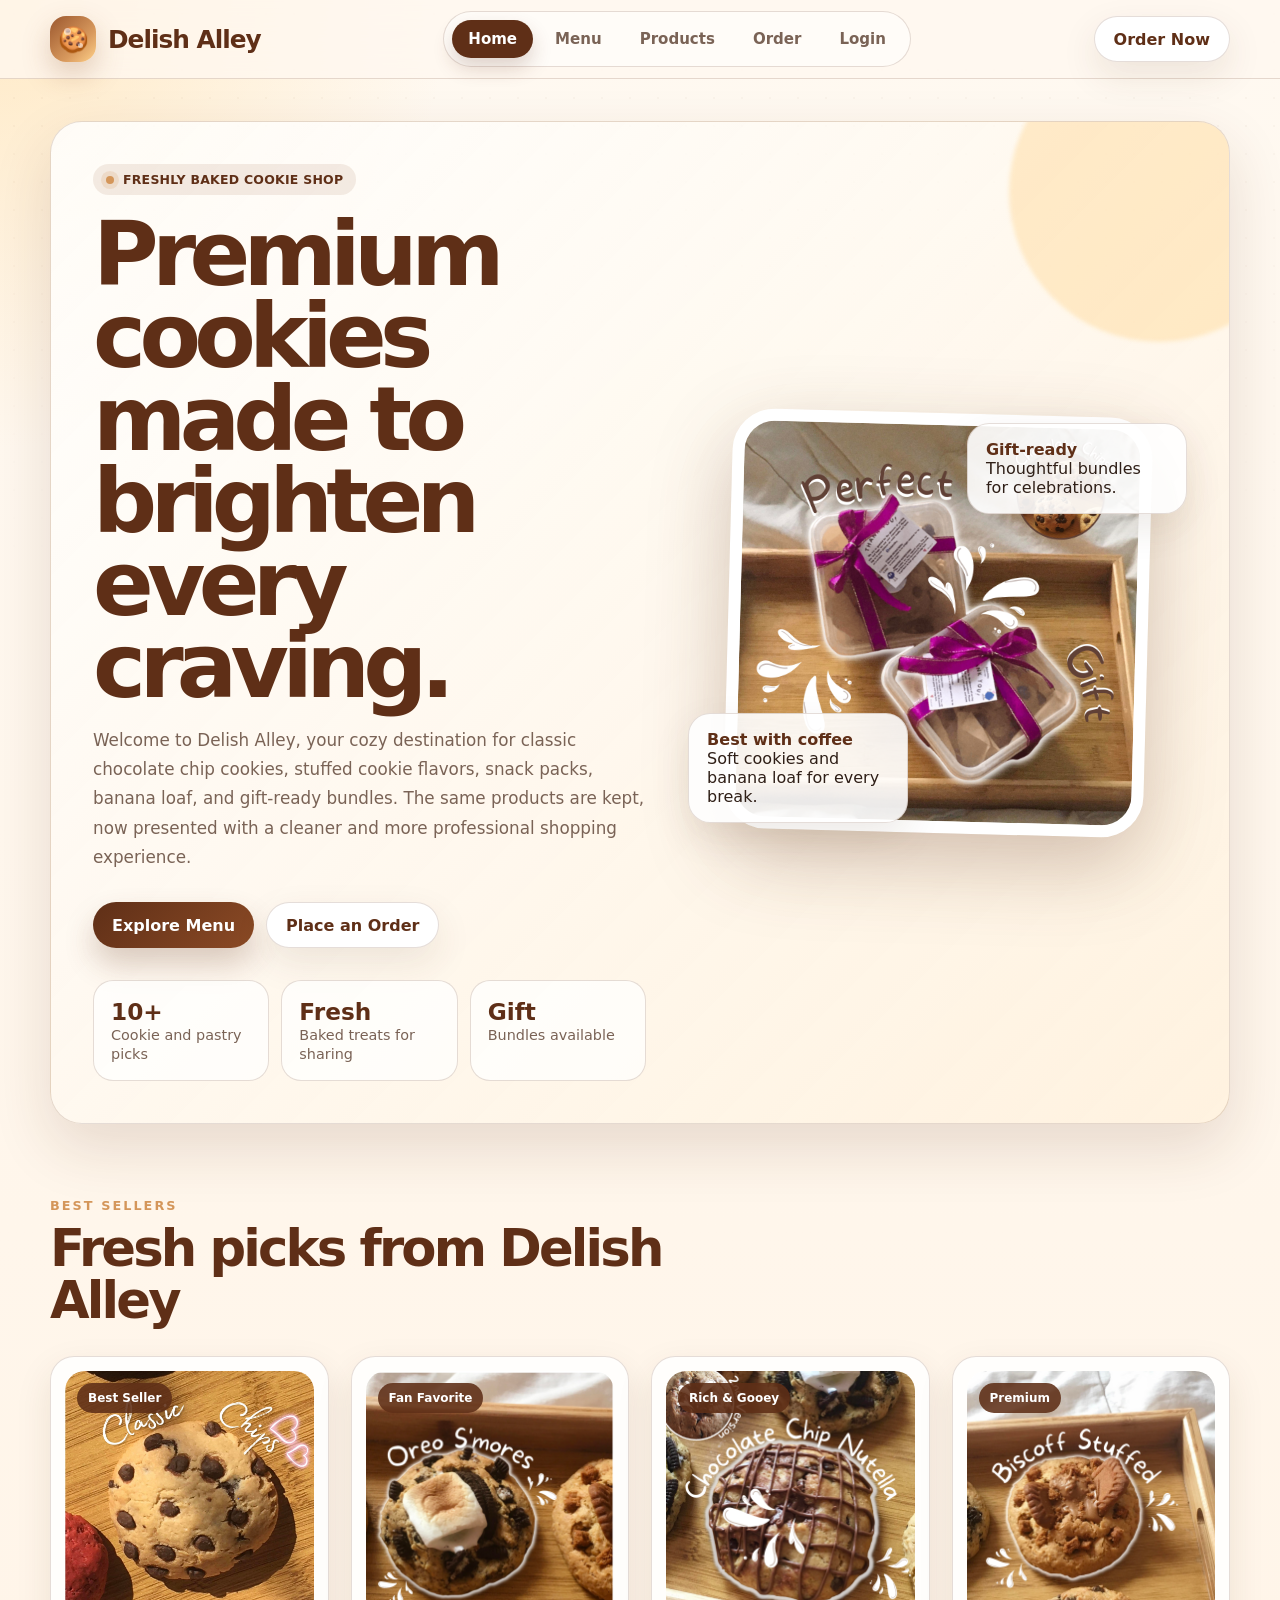
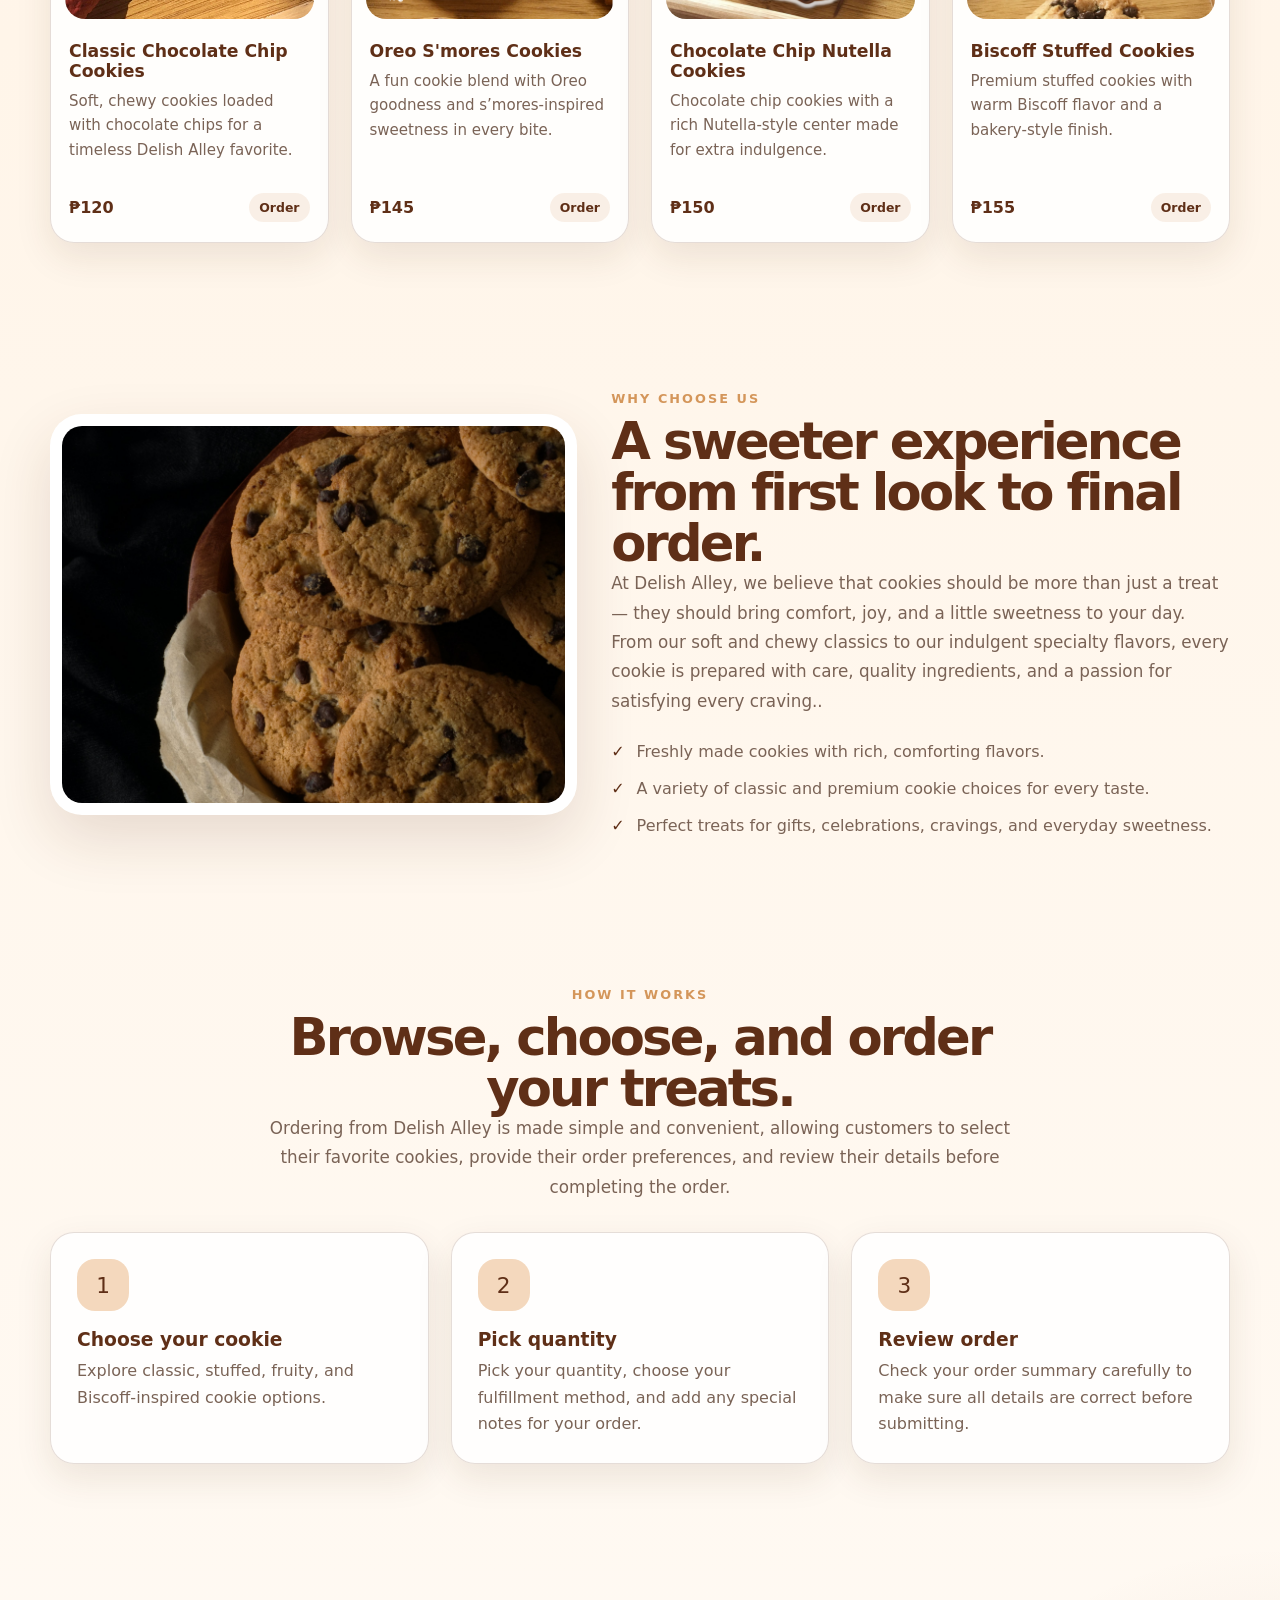
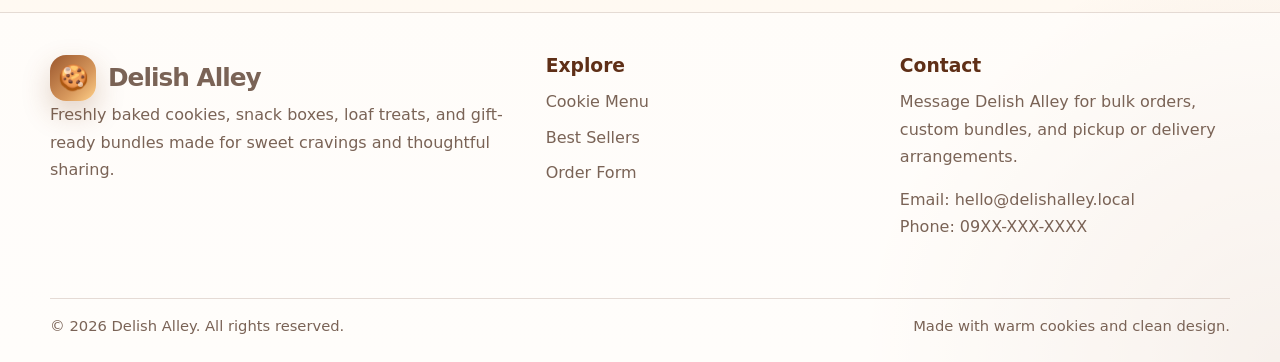
<file: Index.html>
<!DOCTYPE html>
<html lang="en">
<head>
  <meta charset="UTF-8">
  <meta name="viewport" content="width=device-width, initial-scale=1.0">
  <meta name="description" content="Delish Alley is a professional cookie selling website for freshly baked cookies, snack packs, and gift bundles.">
  <title>Delish Alley | Fresh Cookie Shop</title>
  <link rel="stylesheet" href="CSS/delishAlley.css">
</head>
<body>

<a class="skip-link" href="#main">Skip to content</a>
<header class="topbar">
  <nav class="nav" aria-label="Main navigation">
    <a class="logo" href="Index.html" aria-label="Delish Alley Home">
      <span class="logo-mark">🍪</span><span>Delish Alley</span>
    </a>
    <div class="nav-links" data-nav-links>
      <a href="Index.html" class="active">Home</a>
      <a href="menus.html" class="">Menu</a>
      <a href="Product.html" class="">Products</a>
      <a href="form.html" class="">Order</a>
      <a href="Loginform.html" class="">Login</a>
    </div>
    <div class="nav-actions">
      <a class="btn btn-secondary" href="form.html">Order Now</a>
      <button class="menu-toggle" type="button" aria-label="Open menu" aria-expanded="false" data-menu-toggle>☰</button>
    </div>
  </nav>
</header>

<main id="main">
  <section class="hero" aria-labelledby="home-title">
    <div class="hero-copy">
      <span class="eyebrow">Freshly baked cookie shop</span>
      <h1 id="home-title">Premium cookies made to brighten every craving.</h1>
      <p>Welcome to Delish Alley, your cozy destination for classic chocolate chip cookies, stuffed cookie flavors, snack packs, banana loaf, and gift-ready bundles. The same products are kept, now presented with a cleaner and more professional shopping experience.</p>
      <div class="hero-actions">
        <a class="btn btn-primary" href="menus.html">Explore Menu</a>
        <a class="btn btn-secondary" href="form.html">Place an Order</a>
      </div>
      <div class="stats-row" aria-label="Delish Alley highlights">
        <div class="stat-card"><strong>10+</strong><span>Cookie and pastry picks</span></div>
        <div class="stat-card"><strong>Fresh</strong><span>Baked treats for sharing</span></div>
        <div class="stat-card"><strong>Gift</strong><span>Bundles available</span></div>
      </div>
    </div>
    <div class="hero-visual" aria-hidden="true">
      <div class="hero-card"><img src="assets/Perfectgift.jpg" alt="Delish Alley cookie gift box"></div>
      <div class="floating-card float-one"><strong>Best with coffee</strong><span>Soft cookies and banana loaf for every break.</span></div>
      <div class="floating-card float-two"><strong>Gift-ready</strong><span>Thoughtful bundles for celebrations.</span></div>
    </div>
  </section>

  <section>
    <div class="section-head">
      <div>
        <p class="kicker">Best sellers</p>
        <h2 class="section-title">Fresh picks from Delish Alley</h2>
      </div>
    </div>
    <div class="grid product-grid">
      
        <article class="product-card" data-category="cookies">
          <span class="badge">Best Seller</span>
          <div class="product-img-wrap"><img src="assets/Classicchips.jpg" alt="Classic Chocolate Chip Cookies"></div>
          <div class="product-content">
            <h3>Classic Chocolate Chip Cookies</h3>
            <p>Soft, chewy cookies loaded with chocolate chips for a timeless Delish Alley favorite.</p>
            <div class="product-meta"><span class="price">₱120</span><a class="tag" href="form.html">Order</a></div>
          </div>
        </article>

        <article class="product-card" data-category="cookies">
          <span class="badge">Fan Favorite</span>
          <div class="product-img-wrap"><img src="assets/john oreo smores.jpg" alt="Oreo S'mores Cookies"></div>
          <div class="product-content">
            <h3>Oreo S'mores Cookies</h3>
            <p>A fun cookie blend with Oreo goodness and s’mores-inspired sweetness in every bite.</p>
            <div class="product-meta"><span class="price">₱145</span><a class="tag" href="form.html">Order</a></div>
          </div>
        </article>

        <article class="product-card" data-category="cookies">
          <span class="badge">Rich & Gooey</span>
          <div class="product-img-wrap"><img src="assets/mike chocolate chips nutella.jpg" alt="Chocolate Chip Nutella Cookies"></div>
          <div class="product-content">
            <h3>Chocolate Chip Nutella Cookies</h3>
            <p>Chocolate chip cookies with a rich Nutella-style center made for extra indulgence.</p>
            <div class="product-meta"><span class="price">₱150</span><a class="tag" href="form.html">Order</a></div>
          </div>
        </article>

        <article class="product-card" data-category="cookies">
          <span class="badge">Premium</span>
          <div class="product-img-wrap"><img src="assets/cb biscoff stuffed.jpg" alt="Biscoff Stuffed Cookies"></div>
          <div class="product-content">
            <h3>Biscoff Stuffed Cookies</h3>
            <p>Premium stuffed cookies with warm Biscoff flavor and a bakery-style finish.</p>
            <div class="product-meta"><span class="price">₱155</span><a class="tag" href="form.html">Order</a></div>
          </div>
        </article>
    </div>
  </section>

  <section>
    <div class="split">
      <div class="split-media"><img src="assets/hehe.jpg" alt="Assorted cookies from Delish Alley"></div>
      <div>
        <p class="kicker">Why choose us</p>
        <h2 class="section-title">A sweeter experience from first look to final order.</h2>
        <p class="lead">At Delish Alley, we believe that cookies should be more than just a treat — they should bring comfort, joy, and a little sweetness to your day. 
          From our soft and chewy classics to our indulgent specialty flavors, every cookie is prepared with care, quality ingredients, and a passion for satisfying every craving..</p>
        <ul class="check-list">
          <li>Freshly made cookies with rich, comforting flavors.</li>
          <li>A variety of classic and premium cookie choices for every taste.</li>
          <li>Perfect treats for gifts, celebrations, cravings, and everyday sweetness.</li>
        </ul>
      </div>
    </div>
  </section>

  <section>
    <div class="section-head center">
      <p class="kicker">How it works</p>
      <h2 class="section-title">Browse, choose, and order your treats.</h2>
      <p class="section-copy">Ordering from Delish Alley is made simple and convenient, allowing customers to select their favorite cookies, provide their order preferences, and review their details before completing the order.</p>
    </div>
    <div class="grid feature-grid">
      <article class="info-card"><div class="info-icon">1</div><h3>Choose your cookie</h3><p>Explore classic, stuffed, fruity, and Biscoff-inspired cookie options.</p></article>
      <article class="info-card"><div class="info-icon">2</div><h3>Pick quantity</h3><p>Pick your quantity, choose your fulfillment method, and add any special notes for your order.</p></article>
      <article class="info-card"><div class="info-icon">3</div><h3>Review order</h3><p>Check your order summary carefully to make sure all details are correct before submitting.</p></article>
    </div>
  </section>
</main>

<footer class="footer">
  <div class="footer-inner">
    <div>
      <a class="logo" href="Index.html"><span class="logo-mark">🍪</span><span>Delish Alley</span></a>
      <p>Freshly baked cookies, snack boxes, loaf treats, and gift-ready bundles made for sweet cravings and thoughtful sharing.</p>
    </div>
    <div>
      <h3>Explore</h3>
      <div class="footer-links">
        <a href="menus.html">Cookie Menu</a>
        <a href="Product.html">Best Sellers</a>
        <a href="form.html">Order Form</a>
      </div>
    </div>
    <div>
      <h3>Contact</h3>
      <p>Message Delish Alley for bulk orders, custom bundles, and pickup or delivery arrangements.</p>
      <p>Email: hello@delishalley.local<br>Phone: 09XX-XXX-XXXX</p>
    </div>
  </div>
  <div class="footer-bottom">
    <span>© 2026 Delish Alley. All rights reserved.</span>
    <span>Made with warm cookies and clean design.</span>
  </div>
</footer>
<div class="toast" data-toast role="status" aria-live="polite"></div>
<script src="app.js"></script>

</body>
</html>
</file>
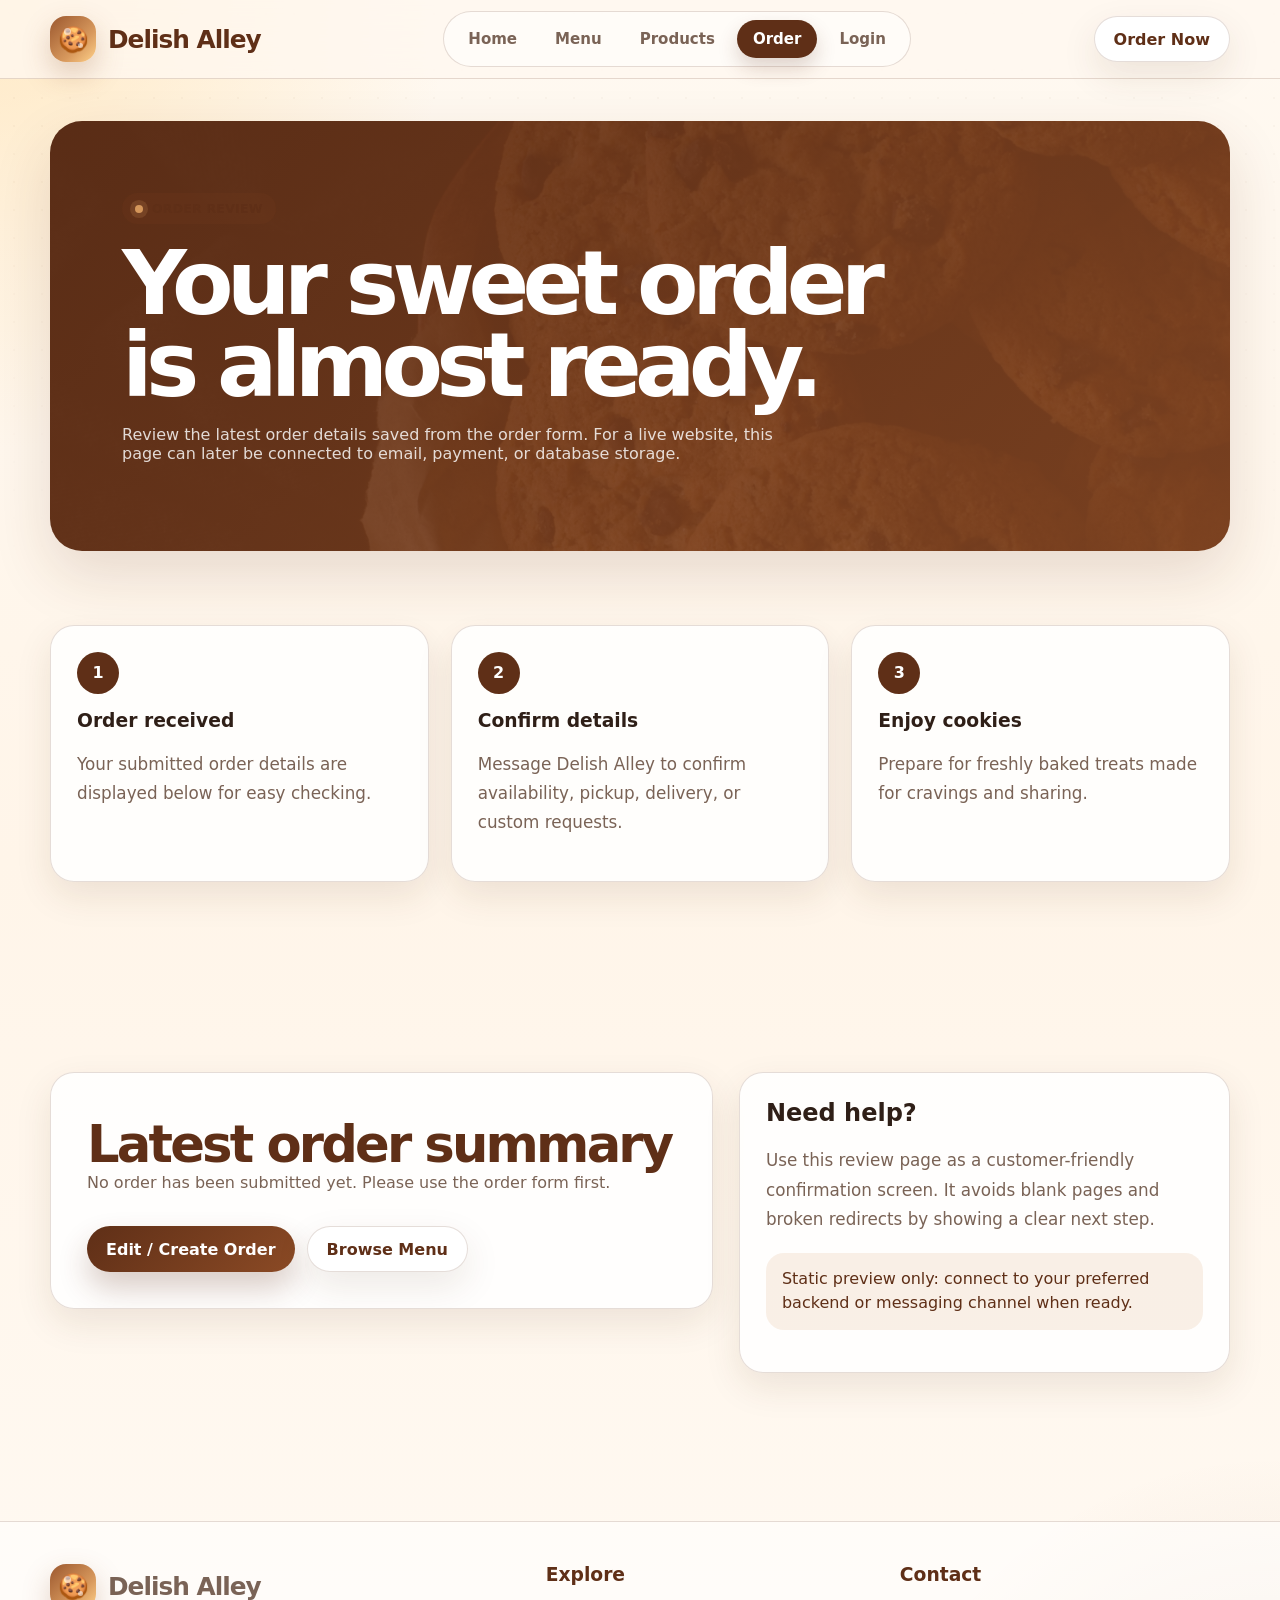
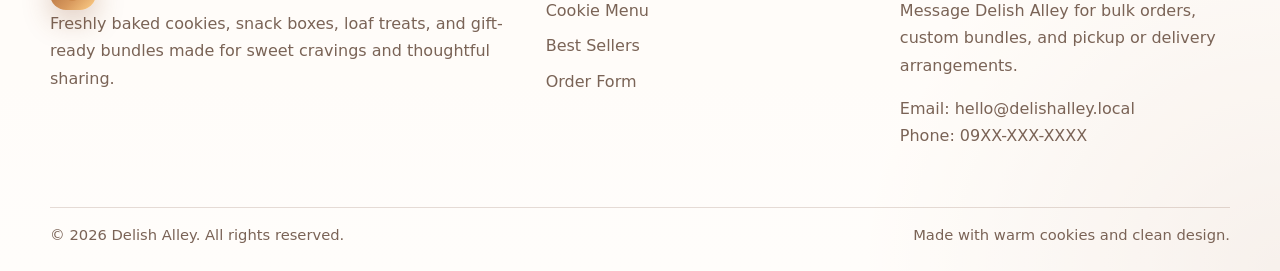
<file: final-shit.html>
<!DOCTYPE html>
<html lang="en">
<head>
  <meta charset="UTF-8">
  <meta name="viewport" content="width=device-width, initial-scale=1.0">
  <meta name="description" content="Review the latest Delish Alley order details before final confirmation.">
  <title>Order Review | Delish Alley</title>
  <link rel="stylesheet" href="CSS/delishAlley.css">
</head>
<body>

<a class="skip-link" href="#main">Skip to content</a>
<header class="topbar">
  <nav class="nav" aria-label="Main navigation">
    <a class="logo" href="Index.html" aria-label="Delish Alley Home">
      <span class="logo-mark">🍪</span><span>Delish Alley</span>
    </a>
    <div class="nav-links" data-nav-links>
      <a href="Index.html" class="">Home</a>
      <a href="menus.html" class="">Menu</a>
      <a href="Product.html" class="">Products</a>
      <a href="form.html" class="active">Order</a>
      <a href="Loginform.html" class="">Login</a>
    </div>
    <div class="nav-actions">
      <a class="btn btn-secondary" href="form.html">Order Now</a>
      <button class="menu-toggle" type="button" aria-label="Open menu" aria-expanded="false" data-menu-toggle>☰</button>
    </div>
  </nav>
</header>

<main id="main">
  <section class="page-hero">
    <span class="eyebrow">Order review</span>
    <h1>Your sweet order is almost ready.</h1>
    <p>Review the latest order details saved from the order form. For a live website, this page can later be connected to email, payment, or database storage.</p>
  </section>
  <section>
    <div class="grid timeline">
      <article class="timeline-card"><div class="timeline-number">1</div><h3>Order received</h3><p class="section-copy">Your submitted order details are displayed below for easy checking.</p></article>
      <article class="timeline-card"><div class="timeline-number">2</div><h3>Confirm details</h3><p class="section-copy">Message Delish Alley to confirm availability, pickup, delivery, or custom requests.</p></article>
      <article class="timeline-card"><div class="timeline-number">3</div><h3>Enjoy cookies</h3><p class="section-copy">Prepare for freshly baked treats made for cravings and sharing.</p></article>
    </div>
  </section>
  <section>
    <div class="form-layout">
      <div class="form-panel">
        <h2 class="section-title">Latest order summary</h2>
        <div data-order-review>
          <p class="form-note">No order has been submitted yet. Please use the order form first.</p>
        </div>
        <div class="hero-actions"><a class="btn btn-primary" href="form.html">Edit / Create Order</a><a class="btn btn-secondary" href="menus.html">Browse Menu</a></div>
      </div>
      <aside class="order-summary">
        <h2>Need help?</h2>
        <p class="section-copy">Use this review page as a customer-friendly confirmation screen. It avoids blank pages and broken redirects by showing a clear next step.</p>
        <p class="notice">Static preview only: connect to your preferred backend or messaging channel when ready.</p>
      </aside>
    </div>
  </section>
</main>

<footer class="footer">
  <div class="footer-inner">
    <div>
      <a class="logo" href="Index.html"><span class="logo-mark">🍪</span><span>Delish Alley</span></a>
      <p>Freshly baked cookies, snack boxes, loaf treats, and gift-ready bundles made for sweet cravings and thoughtful sharing.</p>
    </div>
    <div>
      <h3>Explore</h3>
      <div class="footer-links">
        <a href="menus.html">Cookie Menu</a>
        <a href="Product.html">Best Sellers</a>
        <a href="form.html">Order Form</a>
      </div>
    </div>
    <div>
      <h3>Contact</h3>
      <p>Message Delish Alley for bulk orders, custom bundles, and pickup or delivery arrangements.</p>
      <p>Email: hello@delishalley.local<br>Phone: 09XX-XXX-XXXX</p>
    </div>
  </div>
  <div class="footer-bottom">
    <span>© 2026 Delish Alley. All rights reserved.</span>
    <span>Made with warm cookies and clean design.</span>
  </div>
</footer>
<div class="toast" data-toast role="status" aria-live="polite"></div>
<script src="app.js"></script>

</body>
</html>
</file>
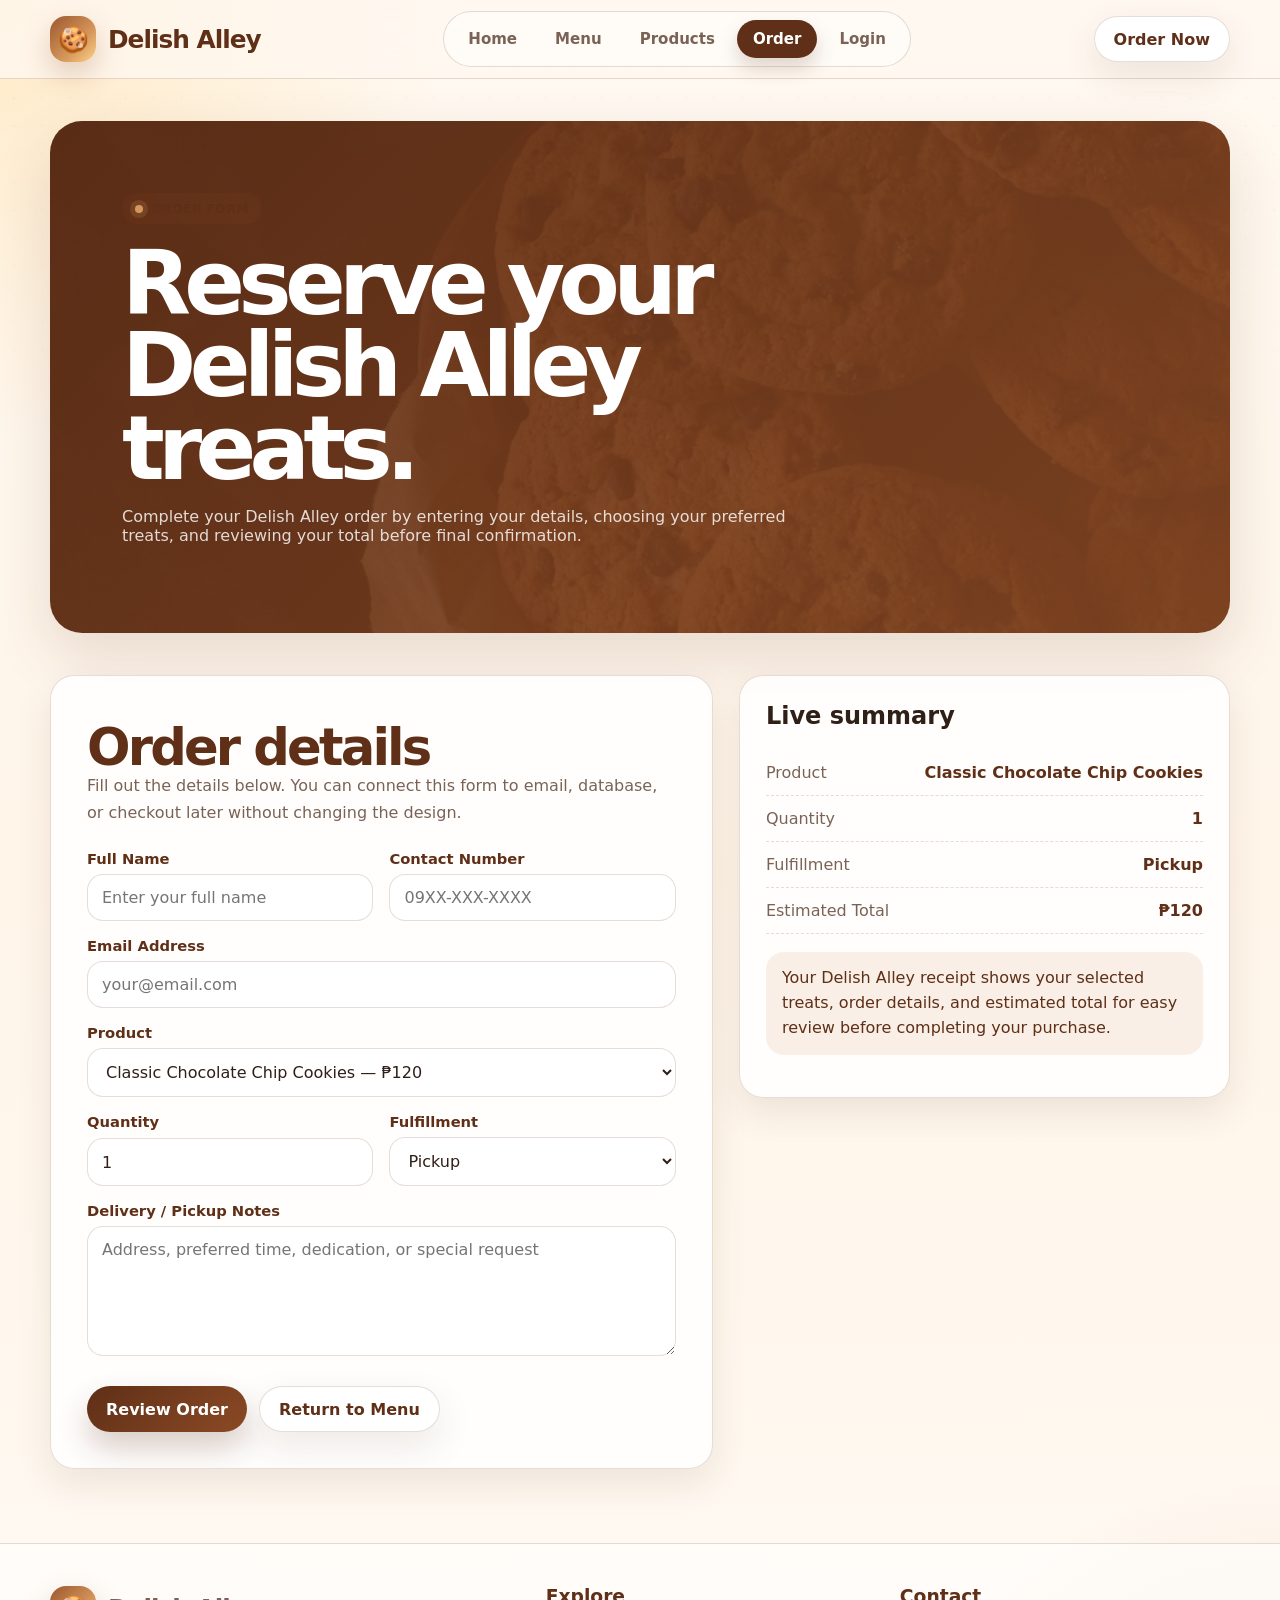
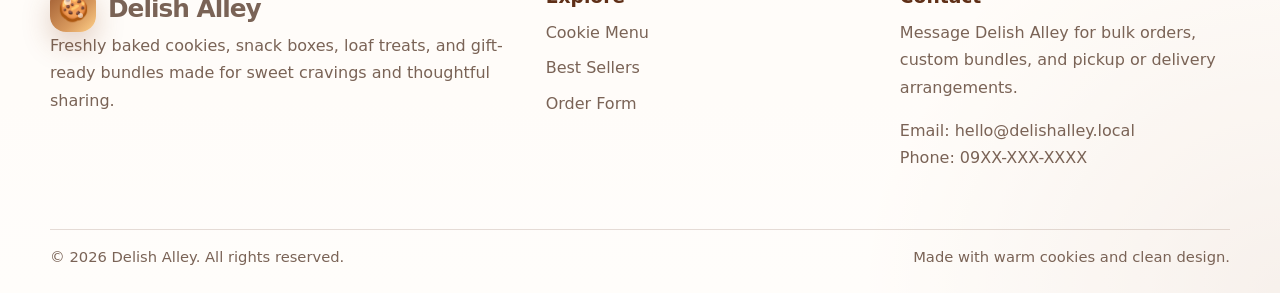
<file: form.html>
<!DOCTYPE html>
<html lang="en">
<head>
  <meta charset="UTF-8">
  <meta name="viewport" content="width=device-width, initial-scale=1.0">
  <meta name="description" content="Place an order for Delish Alley cookies, pastries, and gift bundles.">
  <title>Order | Delish Alley</title>
  <link rel="stylesheet" href="CSS/delishAlley.css">
</head>
<body>

<a class="skip-link" href="#main">Skip to content</a>
<header class="topbar">
  <nav class="nav" aria-label="Main navigation">
    <a class="logo" href="Index.html" aria-label="Delish Alley Home">
      <span class="logo-mark">🍪</span><span>Delish Alley</span>
    </a>
    <div class="nav-links" data-nav-links>
      <a href="Index.html" class="">Home</a>
      <a href="menus.html" class="">Menu</a>
      <a href="Product.html" class="">Products</a>
      <a href="form.html" class="active">Order</a>
      <a href="Loginform.html" class="">Login</a>
    </div>
    <div class="nav-actions">
      <a class="btn btn-secondary" href="form.html">Order Now</a>
      <button class="menu-toggle" type="button" aria-label="Open menu" aria-expanded="false" data-menu-toggle>☰</button>
    </div>
  </nav>
</header>

<main id="main">
  <section class="page-hero">
    <span class="eyebrow">Order form</span>
    <h1>Reserve your Delish Alley treats.</h1>
    <p>Complete your Delish Alley order by entering your details, choosing your preferred treats, and reviewing your total before final confirmation.</p>
  </section>
  <div class="form-layout">
    <form class="form-panel" id="orderForm">
      <h2 class="section-title">Order details</h2>
      <p class="form-note">Fill out the details below. You can connect this form to email, database, or checkout later without changing the design.</p>
      <div class="form-grid">
        <div class="field"><label for="fullName">Full Name</label><input id="fullName" name="fullName" type="text" autocomplete="name" required placeholder="Enter your full name"></div>
        <div class="field"><label for="phone">Contact Number</label><input id="phone" name="phone" type="tel" autocomplete="tel" required placeholder="09XX-XXX-XXXX"></div>
        <div class="field full"><label for="email">Email Address</label><input id="email" name="email" type="email" autocomplete="email" required placeholder="your@email.com"></div>
        <div class="field full"><label for="product">Product</label><select id="product" name="product" required><option value="Classic Chocolate Chip Cookies">Classic Chocolate Chip Cookies — ₱120</option>
<option value="Oreo S'mores Cookies">Oreo S'mores Cookies — ₱145</option>
<option value="Chocolate Chip Nutella Cookies">Chocolate Chip Nutella Cookies — ₱150</option>
<option value="Biscoff Stuffed Cookies">Biscoff Stuffed Cookies — ₱155</option>
<option value="Strawberry Chips Cookies">Strawberry Chips Cookies — ₱135</option>
<option value="Biscoff Chips">Biscoff Chips — ₱140</option>
<option value="Banana Loaf">Banana Loaf — ₱180</option>
<option value="Cookie Snack Pack">Cookie Snack Pack — ₱110</option>
<option value="Chip Bundle">Chip Bundle — ₱399</option>
<option value="Perfect Gift Box">Perfect Gift Box — ₱450</option></select></div>
        <div class="field"><label for="quantity">Quantity</label><input id="quantity" name="quantity" type="number" min="1" value="1" required></div>
        <div class="field"><label for="fulfillment">Fulfillment</label><select id="fulfillment" name="fulfillment" required><option>Pickup</option><option>Delivery</option></select></div>
        <div class="field full"><label for="address">Delivery / Pickup Notes</label><textarea id="address" name="address" placeholder="Address, preferred time, dedication, or special request"></textarea></div>
      </div>
      <div class="hero-actions"><button class="btn btn-primary" type="submit">Review Order</button><a class="btn btn-secondary" href="menus.html">Return to Menu</a></div>
    </form>
    <aside class="order-summary" aria-label="Order summary">
      <h2>Live summary</h2>
      <div class="summary-line"><span>Product</span><strong data-summary-product>Classic Chocolate Chip Cookies</strong></div>
      <div class="summary-line"><span>Quantity</span><strong data-summary-qty>1</strong></div>
      <div class="summary-line"><span>Fulfillment</span><strong data-summary-pickup>Pickup</strong></div>
      <div class="summary-line"><span>Estimated Total</span><strong data-summary-total>₱120</strong></div>
      <p class="notice">Your Delish Alley receipt shows your selected treats, order details, and estimated total for easy review before completing your purchase.
</p>
    </aside>
  </div>
</main>

<footer class="footer">
  <div class="footer-inner">
    <div>
      <a class="logo" href="Index.html"><span class="logo-mark">🍪</span><span>Delish Alley</span></a>
      <p>Freshly baked cookies, snack boxes, loaf treats, and gift-ready bundles made for sweet cravings and thoughtful sharing.</p>
    </div>
    <div>
      <h3>Explore</h3>
      <div class="footer-links">
        <a href="menus.html">Cookie Menu</a>
        <a href="Product.html">Best Sellers</a>
        <a href="form.html">Order Form</a>
      </div>
    </div>
    <div>
      <h3>Contact</h3>
      <p>Message Delish Alley for bulk orders, custom bundles, and pickup or delivery arrangements.</p>
      <p>Email: hello@delishalley.local<br>Phone: 09XX-XXX-XXXX</p>
    </div>
  </div>
  <div class="footer-bottom">
    <span>© 2026 Delish Alley. All rights reserved.</span>
    <span>Made with warm cookies and clean design.</span>
  </div>
</footer>
<div class="toast" data-toast role="status" aria-live="polite"></div>
<script src="app.js"></script>

</body>
</html>
</file>
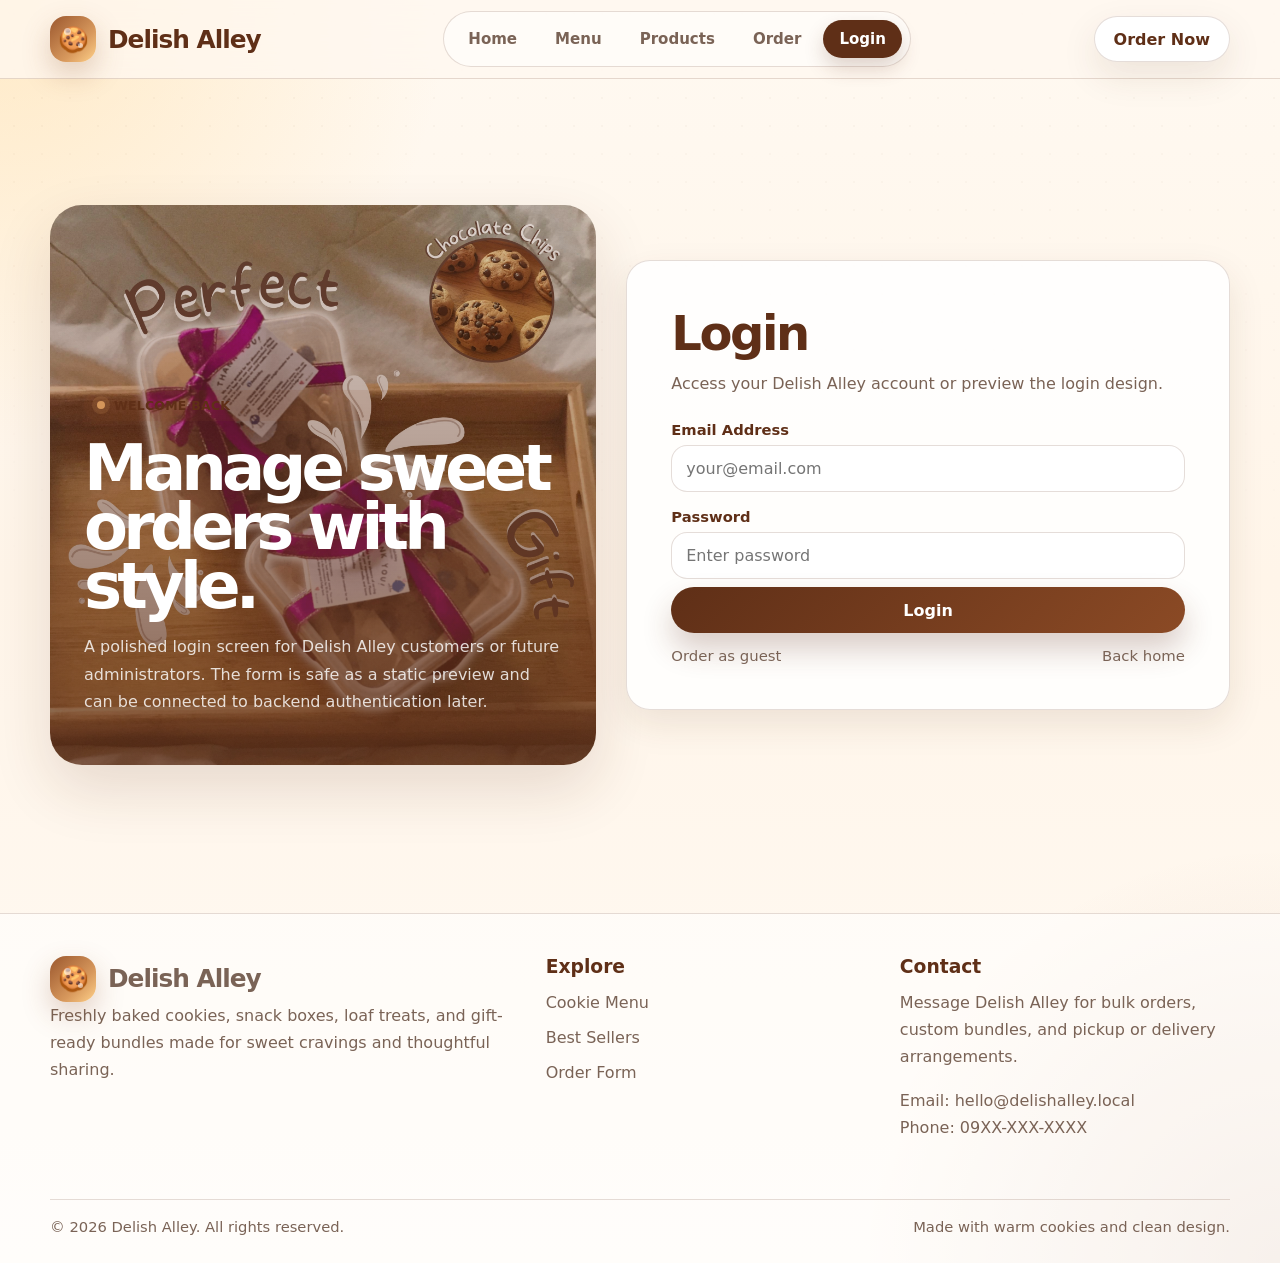
<file: Loginform.html>
<!DOCTYPE html>
<html lang="en">
<head>
  <meta charset="UTF-8">
  <meta name="viewport" content="width=device-width, initial-scale=1.0">
  <meta name="description" content="Delish Alley login page redesigned with a professional cookie shop layout.">
  <title>Login | Delish Alley</title>
  <link rel="stylesheet" href="CSS/delishAlley.css">
</head>
<body>

<a class="skip-link" href="#main">Skip to content</a>
<header class="topbar">
  <nav class="nav" aria-label="Main navigation">
    <a class="logo" href="Index.html" aria-label="Delish Alley Home">
      <span class="logo-mark">🍪</span><span>Delish Alley</span>
    </a>
    <div class="nav-links" data-nav-links>
      <a href="Index.html" class="">Home</a>
      <a href="menus.html" class="">Menu</a>
      <a href="Product.html" class="">Products</a>
      <a href="form.html" class="">Order</a>
      <a href="Loginform.html" class="active">Login</a>
    </div>
    <div class="nav-actions">
      <a class="btn btn-secondary" href="form.html">Order Now</a>
      <button class="menu-toggle" type="button" aria-label="Open menu" aria-expanded="false" data-menu-toggle>☰</button>
    </div>
  </nav>
</header>

<main id="main">
  <section class="auth-wrap">
    <div class="auth-art">
      <span class="eyebrow">Welcome back</span>
      <h1>Manage sweet orders with style.</h1>
      <p>A polished login screen for Delish Alley customers or future administrators. The form is safe as a static preview and can be connected to backend authentication later.</p>
    </div>
    <form class="auth-card" id="loginForm">
      <h2>Login</h2>
      <p class="form-note">Access your Delish Alley account or preview the login design.</p>
      <div class="form-grid">
        <div class="field full"><label for="loginEmail">Email Address</label><input id="loginEmail" name="email" type="email" required placeholder="your@email.com"></div>
        <div class="field full"><label for="loginPassword">Password</label><input id="loginPassword" name="password" type="password" required placeholder="Enter password"></div>
      </div>
      <button class="btn btn-primary" type="submit">Login</button>
      <div class="helper-links"><a href="form.html">Order as guest</a><a href="Index.html">Back home</a></div>
    </form>
  </section>
</main>

<footer class="footer">
  <div class="footer-inner">
    <div>
      <a class="logo" href="Index.html"><span class="logo-mark">🍪</span><span>Delish Alley</span></a>
      <p>Freshly baked cookies, snack boxes, loaf treats, and gift-ready bundles made for sweet cravings and thoughtful sharing.</p>
    </div>
    <div>
      <h3>Explore</h3>
      <div class="footer-links">
        <a href="menus.html">Cookie Menu</a>
        <a href="Product.html">Best Sellers</a>
        <a href="form.html">Order Form</a>
      </div>
    </div>
    <div>
      <h3>Contact</h3>
      <p>Message Delish Alley for bulk orders, custom bundles, and pickup or delivery arrangements.</p>
      <p>Email: hello@delishalley.local<br>Phone: 09XX-XXX-XXXX</p>
    </div>
  </div>
  <div class="footer-bottom">
    <span>© 2026 Delish Alley. All rights reserved.</span>
    <span>Made with warm cookies and clean design.</span>
  </div>
</footer>
<div class="toast" data-toast role="status" aria-live="polite"></div>
<script src="app.js"></script>

</body>
</html>
</file>
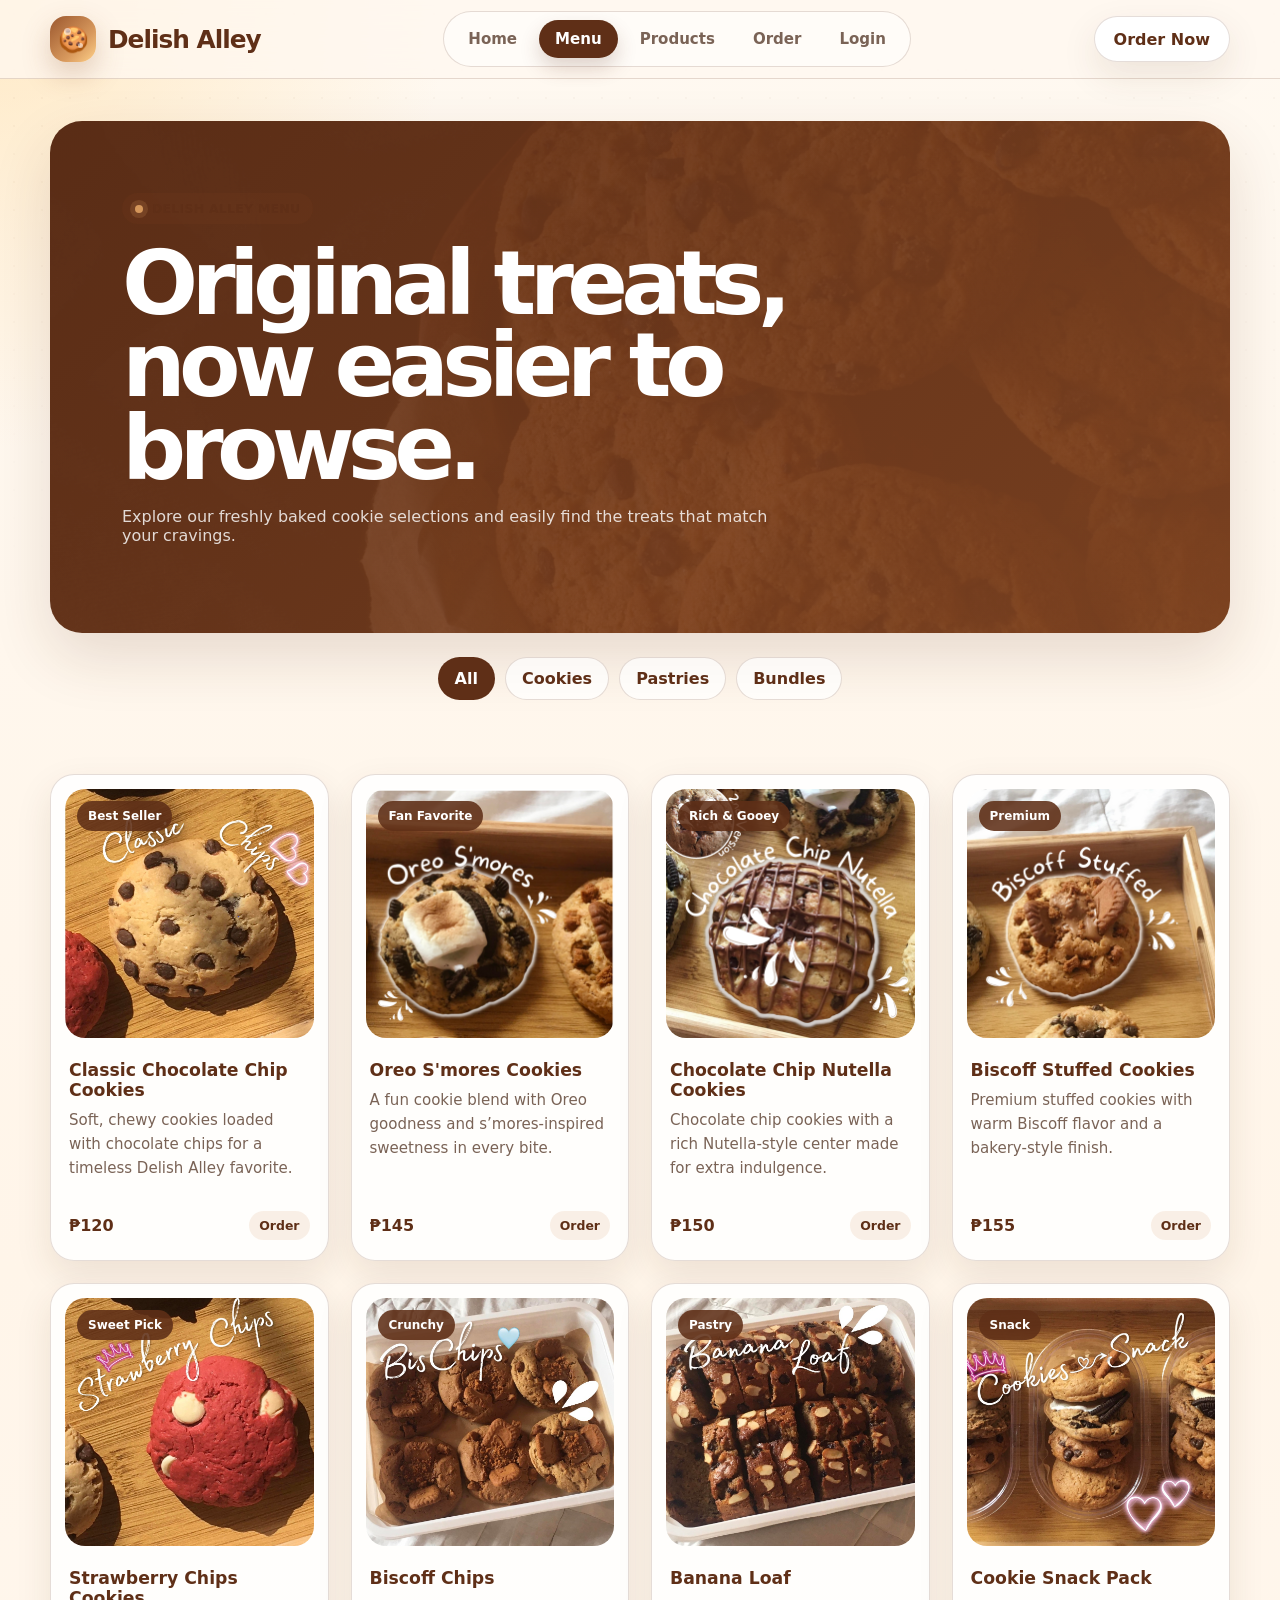
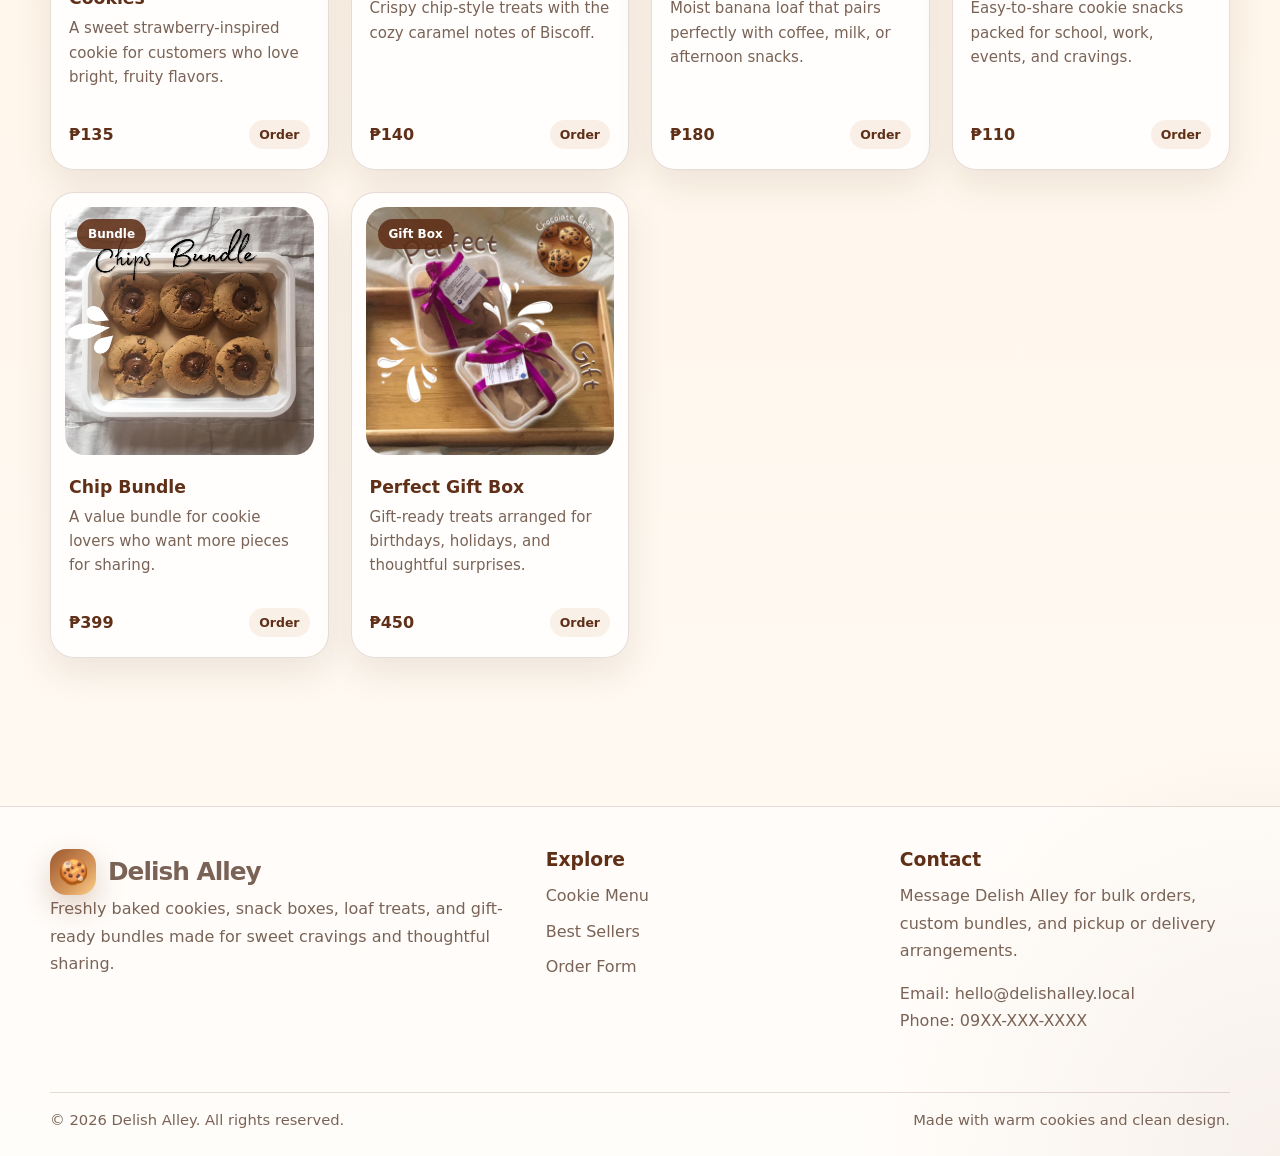
<file: menus.html>
<!DOCTYPE html>
<html lang="en">
<head>
  <meta charset="UTF-8">
  <meta name="viewport" content="width=device-width, initial-scale=1.0">
  <meta name="description" content="Browse the updated Delish Alley menu with cookies, pastries, snack packs, and gift bundles.">
  <title>Menu | Delish Alley</title>
  <link rel="stylesheet" href="CSS/delishAlley.css">
</head>
<body>

<a class="skip-link" href="#main">Skip to content</a>
<header class="topbar">
  <nav class="nav" aria-label="Main navigation">
    <a class="logo" href="Index.html" aria-label="Delish Alley Home">
      <span class="logo-mark">🍪</span><span>Delish Alley</span>
    </a>
    <div class="nav-links" data-nav-links>
      <a href="Index.html" class="">Home</a>
      <a href="menus.html" class="active">Menu</a>
      <a href="Product.html" class="">Products</a>
      <a href="form.html" class="">Order</a>
      <a href="Loginform.html" class="">Login</a>
    </div>
    <div class="nav-actions">
      <a class="btn btn-secondary" href="form.html">Order Now</a>
      <button class="menu-toggle" type="button" aria-label="Open menu" aria-expanded="false" data-menu-toggle>☰</button>
    </div>
  </nav>
</header>

<main id="main">
  <section class="menu-hero">
    <span class="eyebrow">Delish Alley menu</span>
    <h1>Original treats, now easier to browse.</h1>
    <p>Explore our freshly baked cookie selections and easily find the treats that match your cravings.</p>
  </section>
  <div class="filter-bar" aria-label="Product filters">
    <button class="filter-btn active" data-filter="all" type="button">All</button>
    <button class="filter-btn" data-filter="cookies" type="button">Cookies</button>
    <button class="filter-btn" data-filter="pastries" type="button">Pastries</button>
    <button class="filter-btn" data-filter="bundles" type="button">Bundles</button>
  </div>
  <section>
    <div class="grid product-grid">
      
        <article class="product-card" data-category="cookies">
          <span class="badge">Best Seller</span>
          <div class="product-img-wrap"><img src="assets/Classicchips.jpg" alt="Classic Chocolate Chip Cookies"></div>
          <div class="product-content">
            <h3>Classic Chocolate Chip Cookies</h3>
            <p>Soft, chewy cookies loaded with chocolate chips for a timeless Delish Alley favorite.</p>
            <div class="product-meta"><span class="price">₱120</span><a class="tag" href="form.html">Order</a></div>
          </div>
        </article>

        <article class="product-card" data-category="cookies">
          <span class="badge">Fan Favorite</span>
          <div class="product-img-wrap"><img src="assets/john oreo smores.jpg" alt="Oreo S'mores Cookies"></div>
          <div class="product-content">
            <h3>Oreo S'mores Cookies</h3>
            <p>A fun cookie blend with Oreo goodness and s’mores-inspired sweetness in every bite.</p>
            <div class="product-meta"><span class="price">₱145</span><a class="tag" href="form.html">Order</a></div>
          </div>
        </article>

        <article class="product-card" data-category="cookies">
          <span class="badge">Rich & Gooey</span>
          <div class="product-img-wrap"><img src="assets/mike chocolate chips nutella.jpg" alt="Chocolate Chip Nutella Cookies"></div>
          <div class="product-content">
            <h3>Chocolate Chip Nutella Cookies</h3>
            <p>Chocolate chip cookies with a rich Nutella-style center made for extra indulgence.</p>
            <div class="product-meta"><span class="price">₱150</span><a class="tag" href="form.html">Order</a></div>
          </div>
        </article>

        <article class="product-card" data-category="cookies">
          <span class="badge">Premium</span>
          <div class="product-img-wrap"><img src="assets/cb biscoff stuffed.jpg" alt="Biscoff Stuffed Cookies"></div>
          <div class="product-content">
            <h3>Biscoff Stuffed Cookies</h3>
            <p>Premium stuffed cookies with warm Biscoff flavor and a bakery-style finish.</p>
            <div class="product-meta"><span class="price">₱155</span><a class="tag" href="form.html">Order</a></div>
          </div>
        </article>

        <article class="product-card" data-category="cookies">
          <span class="badge">Sweet Pick</span>
          <div class="product-img-wrap"><img src="assets/Strawberrychips.jpg" alt="Strawberry Chips Cookies"></div>
          <div class="product-content">
            <h3>Strawberry Chips Cookies</h3>
            <p>A sweet strawberry-inspired cookie for customers who love bright, fruity flavors.</p>
            <div class="product-meta"><span class="price">₱135</span><a class="tag" href="form.html">Order</a></div>
          </div>
        </article>

        <article class="product-card" data-category="cookies">
          <span class="badge">Crunchy</span>
          <div class="product-img-wrap"><img src="assets/Bischips.jpg" alt="Biscoff Chips"></div>
          <div class="product-content">
            <h3>Biscoff Chips</h3>
            <p>Crispy chip-style treats with the cozy caramel notes of Biscoff.</p>
            <div class="product-meta"><span class="price">₱140</span><a class="tag" href="form.html">Order</a></div>
          </div>
        </article>

        <article class="product-card" data-category="pastries">
          <span class="badge">Pastry</span>
          <div class="product-img-wrap"><img src="assets/Bananaloaf.jpg" alt="Banana Loaf"></div>
          <div class="product-content">
            <h3>Banana Loaf</h3>
            <p>Moist banana loaf that pairs perfectly with coffee, milk, or afternoon snacks.</p>
            <div class="product-meta"><span class="price">₱180</span><a class="tag" href="form.html">Order</a></div>
          </div>
        </article>

        <article class="product-card" data-category="bundles">
          <span class="badge">Snack</span>
          <div class="product-img-wrap"><img src="assets/Cookiessnack.jpg" alt="Cookie Snack Pack"></div>
          <div class="product-content">
            <h3>Cookie Snack Pack</h3>
            <p>Easy-to-share cookie snacks packed for school, work, events, and cravings.</p>
            <div class="product-meta"><span class="price">₱110</span><a class="tag" href="form.html">Order</a></div>
          </div>
        </article>

        <article class="product-card" data-category="bundles">
          <span class="badge">Bundle</span>
          <div class="product-img-wrap"><img src="assets/Chipbundle.jpg" alt="Chip Bundle"></div>
          <div class="product-content">
            <h3>Chip Bundle</h3>
            <p>A value bundle for cookie lovers who want more pieces for sharing.</p>
            <div class="product-meta"><span class="price">₱399</span><a class="tag" href="form.html">Order</a></div>
          </div>
        </article>

        <article class="product-card" data-category="bundles">
          <span class="badge">Gift Box</span>
          <div class="product-img-wrap"><img src="assets/Perfectgift.jpg" alt="Perfect Gift Box"></div>
          <div class="product-content">
            <h3>Perfect Gift Box</h3>
            <p>Gift-ready treats arranged for birthdays, holidays, and thoughtful surprises.</p>
            <div class="product-meta"><span class="price">₱450</span><a class="tag" href="form.html">Order</a></div>
          </div>
        </article>
    </div>
  </section>
</main>

<footer class="footer">
  <div class="footer-inner">
    <div>
      <a class="logo" href="Index.html"><span class="logo-mark">🍪</span><span>Delish Alley</span></a>
      <p>Freshly baked cookies, snack boxes, loaf treats, and gift-ready bundles made for sweet cravings and thoughtful sharing.</p>
    </div>
    <div>
      <h3>Explore</h3>
      <div class="footer-links">
        <a href="menus.html">Cookie Menu</a>
        <a href="Product.html">Best Sellers</a>
        <a href="form.html">Order Form</a>
      </div>
    </div>
    <div>
      <h3>Contact</h3>
      <p>Message Delish Alley for bulk orders, custom bundles, and pickup or delivery arrangements.</p>
      <p>Email: hello@delishalley.local<br>Phone: 09XX-XXX-XXXX</p>
    </div>
  </div>
  <div class="footer-bottom">
    <span>© 2026 Delish Alley. All rights reserved.</span>
    <span>Made with warm cookies and clean design.</span>
  </div>
</footer>
<div class="toast" data-toast role="status" aria-live="polite"></div>
<script src="app.js"></script>

</body>
</html>
</file>
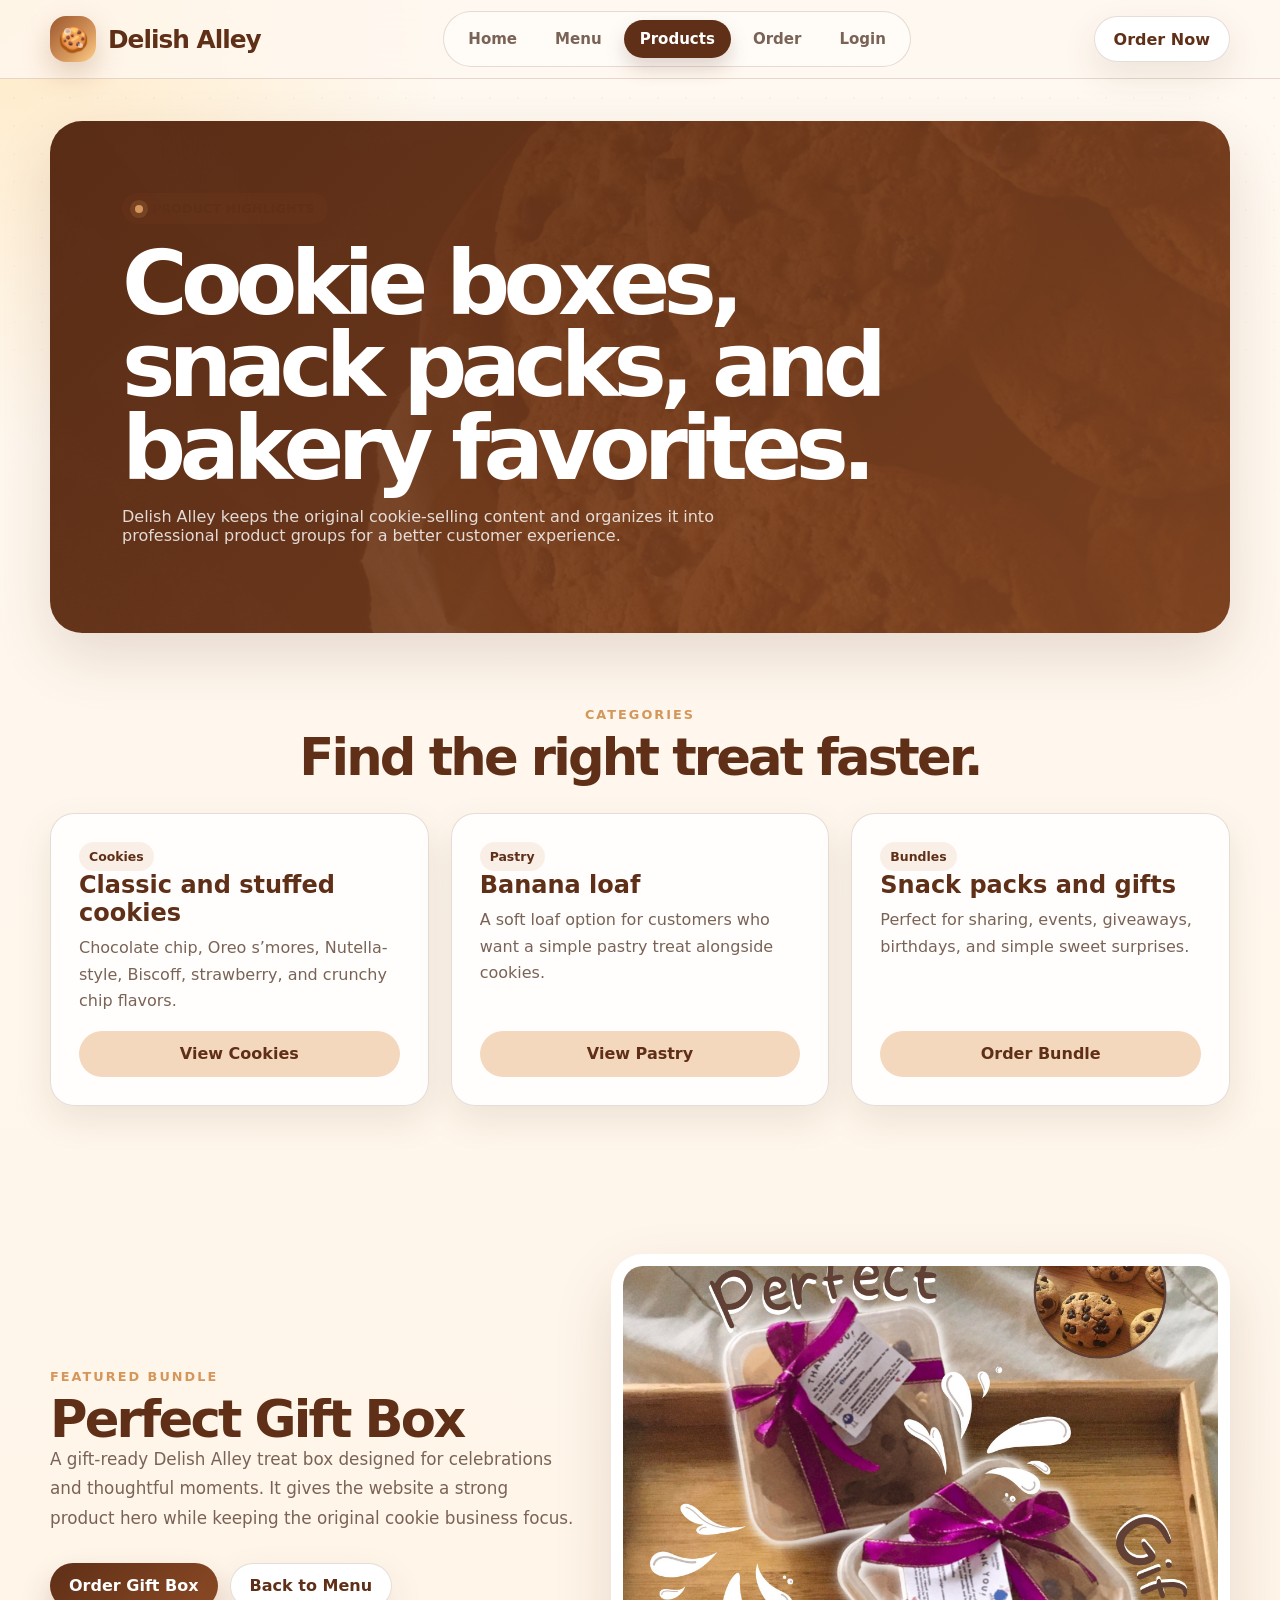
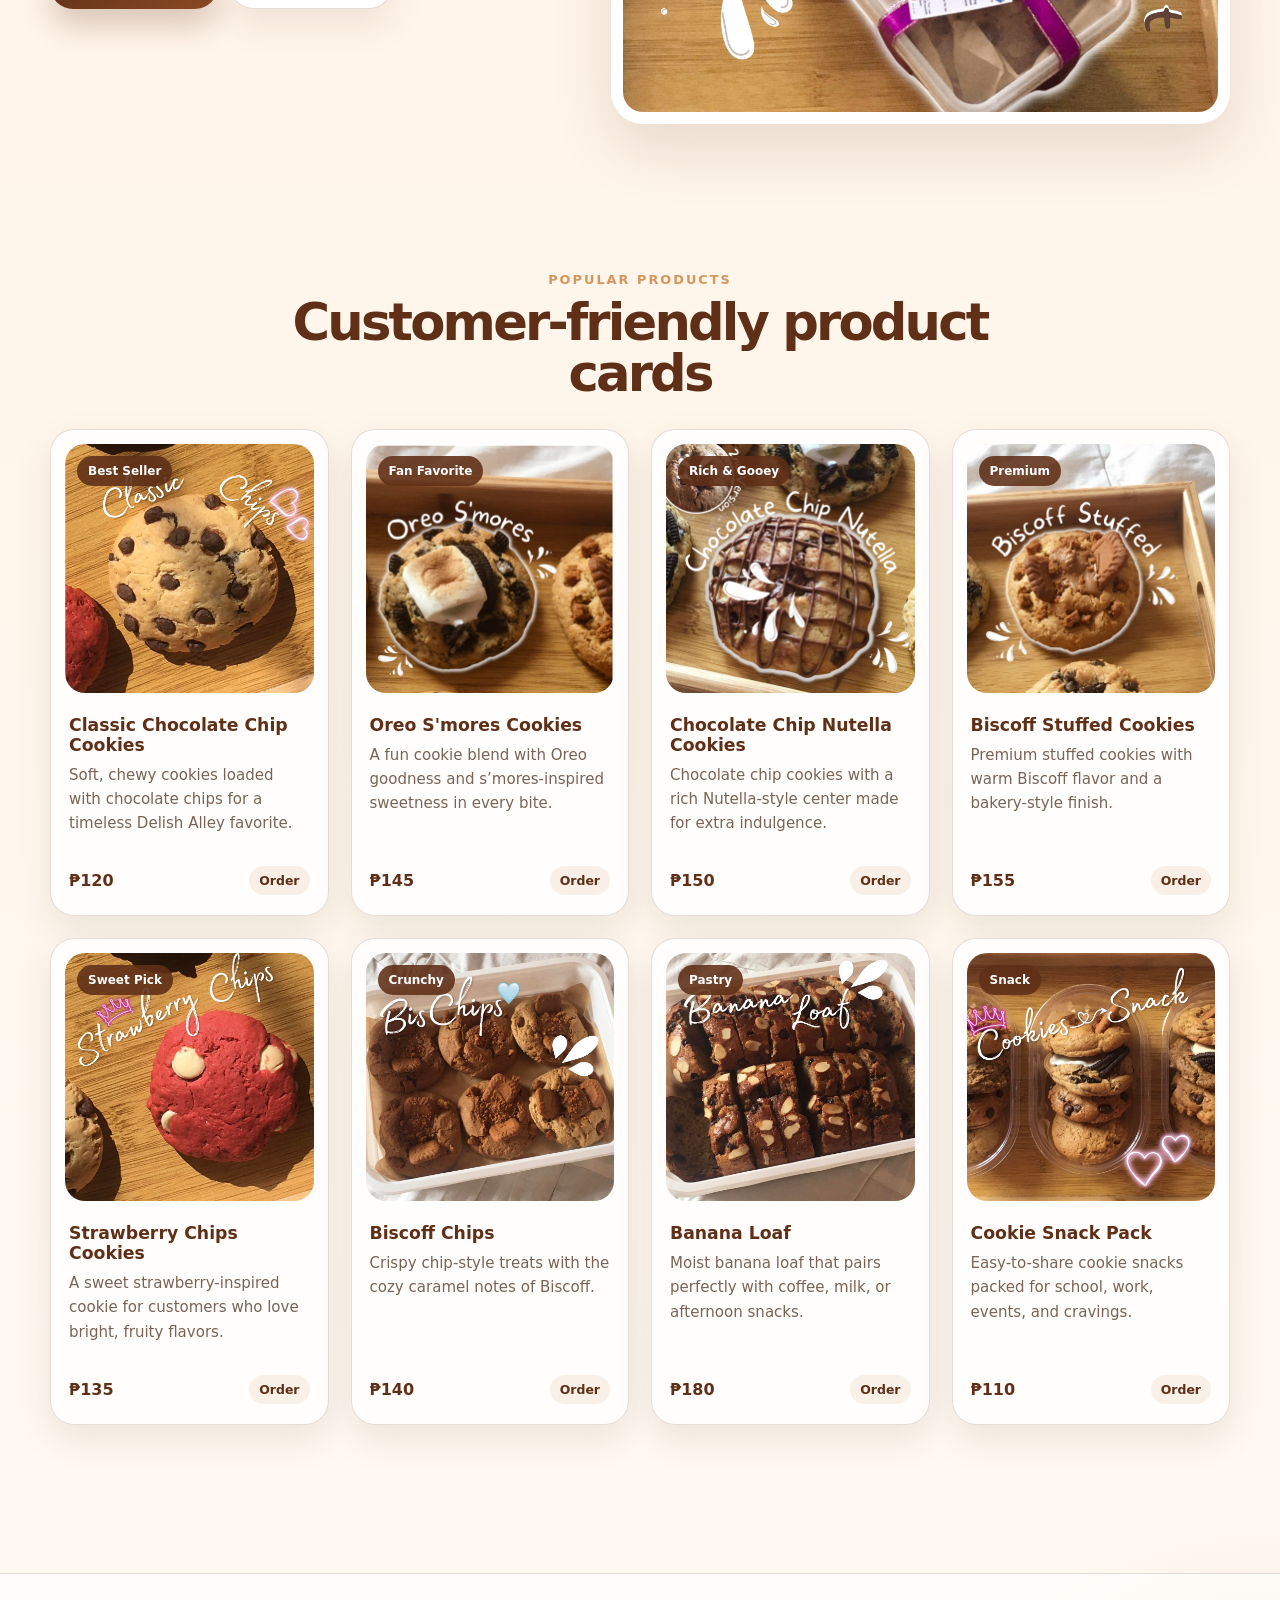
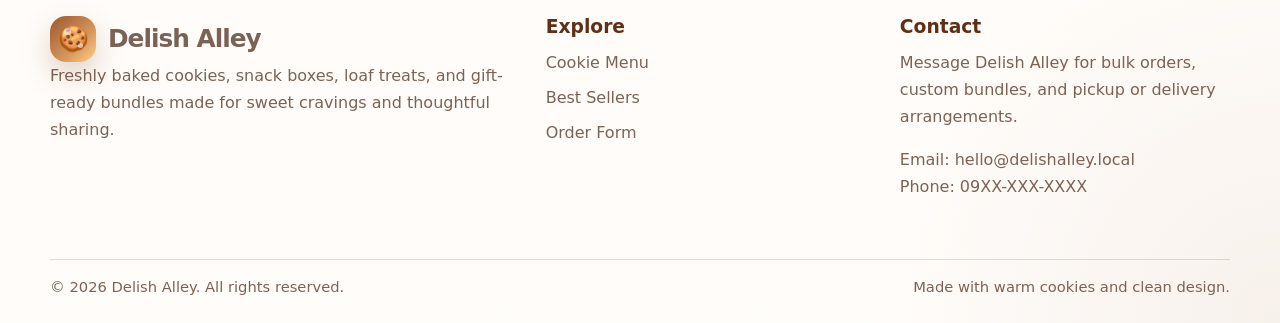
<file: Product.html>
<!DOCTYPE html>
<html lang="en">
<head>
  <meta charset="UTF-8">
  <meta name="viewport" content="width=device-width, initial-scale=1.0">
  <meta name="description" content="View Delish Alley product categories, best sellers, and cookie bundle highlights.">
  <title>Products | Delish Alley</title>
  <link rel="stylesheet" href="CSS/delishAlley.css">
</head>
<body>

<a class="skip-link" href="#main">Skip to content</a>
<header class="topbar">
  <nav class="nav" aria-label="Main navigation">
    <a class="logo" href="Index.html" aria-label="Delish Alley Home">
      <span class="logo-mark">🍪</span><span>Delish Alley</span>
    </a>
    <div class="nav-links" data-nav-links>
      <a href="Index.html" class="">Home</a>
      <a href="menus.html" class="">Menu</a>
      <a href="Product.html" class="active">Products</a>
      <a href="form.html" class="">Order</a>
      <a href="Loginform.html" class="">Login</a>
    </div>
    <div class="nav-actions">
      <a class="btn btn-secondary" href="form.html">Order Now</a>
      <button class="menu-toggle" type="button" aria-label="Open menu" aria-expanded="false" data-menu-toggle>☰</button>
    </div>
  </nav>
</header>

<main id="main">
  <section class="page-hero">
    <span class="eyebrow">Product highlights</span>
    <h1>Cookie boxes, snack packs, and bakery favorites.</h1>
    <p>Delish Alley keeps the original cookie-selling content and organizes it into professional product groups for a better customer experience.</p>
  </section>
  <section>
    <div class="section-head center">
      <p class="kicker">Categories</p>
      <h2 class="section-title">Find the right treat faster.</h2>
    </div>
    <div class="grid category-grid">
      <article class="category-card"><div><span class="tag">Cookies</span><h3>Classic and stuffed cookies</h3><p>Chocolate chip, Oreo s’mores, Nutella-style, Biscoff, strawberry, and crunchy chip flavors.</p></div><a class="btn btn-soft" href="menus.html">View Cookies</a></article>
      <article class="category-card"><div><span class="tag">Pastry</span><h3>Banana loaf</h3><p>A soft loaf option for customers who want a simple pastry treat alongside cookies.</p></div><a class="btn btn-soft" href="menus.html">View Pastry</a></article>
      <article class="category-card"><div><span class="tag">Bundles</span><h3>Snack packs and gifts</h3><p>Perfect for sharing, events, giveaways, birthdays, and simple sweet surprises.</p></div><a class="btn btn-soft" href="form.html">Order Bundle</a></article>
    </div>
  </section>
  <section>
    <div class="split">
      <div>
        <p class="kicker">Featured bundle</p>
        <h2 class="section-title">Perfect Gift Box</h2>
        <p class="lead">A gift-ready Delish Alley treat box designed for celebrations and thoughtful moments. It gives the website a strong product hero while keeping the original cookie business focus.</p>
        <div class="hero-actions"><a class="btn btn-primary" href="form.html">Order Gift Box</a><a class="btn btn-secondary" href="menus.html">Back to Menu</a></div>
      </div>
      <div class="split-media"><img src="assets/Perfectgift.jpg" alt="Perfect Gift Box by Delish Alley"></div>
    </div>
  </section>
  <section>
    <div class="section-head center">
      <p class="kicker">Popular products</p>
      <h2 class="section-title">Customer-friendly product cards</h2>
    </div>
    <div class="grid product-grid">
      
        <article class="product-card" data-category="cookies">
          <span class="badge">Best Seller</span>
          <div class="product-img-wrap"><img src="assets/Classicchips.jpg" alt="Classic Chocolate Chip Cookies"></div>
          <div class="product-content">
            <h3>Classic Chocolate Chip Cookies</h3>
            <p>Soft, chewy cookies loaded with chocolate chips for a timeless Delish Alley favorite.</p>
            <div class="product-meta"><span class="price">₱120</span><a class="tag" href="form.html">Order</a></div>
          </div>
        </article>

        <article class="product-card" data-category="cookies">
          <span class="badge">Fan Favorite</span>
          <div class="product-img-wrap"><img src="assets/john oreo smores.jpg" alt="Oreo S'mores Cookies"></div>
          <div class="product-content">
            <h3>Oreo S'mores Cookies</h3>
            <p>A fun cookie blend with Oreo goodness and s’mores-inspired sweetness in every bite.</p>
            <div class="product-meta"><span class="price">₱145</span><a class="tag" href="form.html">Order</a></div>
          </div>
        </article>

        <article class="product-card" data-category="cookies">
          <span class="badge">Rich & Gooey</span>
          <div class="product-img-wrap"><img src="assets/mike chocolate chips nutella.jpg" alt="Chocolate Chip Nutella Cookies"></div>
          <div class="product-content">
            <h3>Chocolate Chip Nutella Cookies</h3>
            <p>Chocolate chip cookies with a rich Nutella-style center made for extra indulgence.</p>
            <div class="product-meta"><span class="price">₱150</span><a class="tag" href="form.html">Order</a></div>
          </div>
        </article>

        <article class="product-card" data-category="cookies">
          <span class="badge">Premium</span>
          <div class="product-img-wrap"><img src="assets/cb biscoff stuffed.jpg" alt="Biscoff Stuffed Cookies"></div>
          <div class="product-content">
            <h3>Biscoff Stuffed Cookies</h3>
            <p>Premium stuffed cookies with warm Biscoff flavor and a bakery-style finish.</p>
            <div class="product-meta"><span class="price">₱155</span><a class="tag" href="form.html">Order</a></div>
          </div>
        </article>

        <article class="product-card" data-category="cookies">
          <span class="badge">Sweet Pick</span>
          <div class="product-img-wrap"><img src="assets/Strawberrychips.jpg" alt="Strawberry Chips Cookies"></div>
          <div class="product-content">
            <h3>Strawberry Chips Cookies</h3>
            <p>A sweet strawberry-inspired cookie for customers who love bright, fruity flavors.</p>
            <div class="product-meta"><span class="price">₱135</span><a class="tag" href="form.html">Order</a></div>
          </div>
        </article>

        <article class="product-card" data-category="cookies">
          <span class="badge">Crunchy</span>
          <div class="product-img-wrap"><img src="assets/Bischips.jpg" alt="Biscoff Chips"></div>
          <div class="product-content">
            <h3>Biscoff Chips</h3>
            <p>Crispy chip-style treats with the cozy caramel notes of Biscoff.</p>
            <div class="product-meta"><span class="price">₱140</span><a class="tag" href="form.html">Order</a></div>
          </div>
        </article>

        <article class="product-card" data-category="pastries">
          <span class="badge">Pastry</span>
          <div class="product-img-wrap"><img src="assets/Bananaloaf.jpg" alt="Banana Loaf"></div>
          <div class="product-content">
            <h3>Banana Loaf</h3>
            <p>Moist banana loaf that pairs perfectly with coffee, milk, or afternoon snacks.</p>
            <div class="product-meta"><span class="price">₱180</span><a class="tag" href="form.html">Order</a></div>
          </div>
        </article>

        <article class="product-card" data-category="bundles">
          <span class="badge">Snack</span>
          <div class="product-img-wrap"><img src="assets/Cookiessnack.jpg" alt="Cookie Snack Pack"></div>
          <div class="product-content">
            <h3>Cookie Snack Pack</h3>
            <p>Easy-to-share cookie snacks packed for school, work, events, and cravings.</p>
            <div class="product-meta"><span class="price">₱110</span><a class="tag" href="form.html">Order</a></div>
          </div>
        </article>
    </div>
  </section>
</main>

<footer class="footer">
  <div class="footer-inner">
    <div>
      <a class="logo" href="Index.html"><span class="logo-mark">🍪</span><span>Delish Alley</span></a>
      <p>Freshly baked cookies, snack boxes, loaf treats, and gift-ready bundles made for sweet cravings and thoughtful sharing.</p>
    </div>
    <div>
      <h3>Explore</h3>
      <div class="footer-links">
        <a href="menus.html">Cookie Menu</a>
        <a href="Product.html">Best Sellers</a>
        <a href="form.html">Order Form</a>
      </div>
    </div>
    <div>
      <h3>Contact</h3>
      <p>Message Delish Alley for bulk orders, custom bundles, and pickup or delivery arrangements.</p>
      <p>Email: hello@delishalley.local<br>Phone: 09XX-XXX-XXXX</p>
    </div>
  </div>
  <div class="footer-bottom">
    <span>© 2026 Delish Alley. All rights reserved.</span>
    <span>Made with warm cookies and clean design.</span>
  </div>
</footer>
<div class="toast" data-toast role="status" aria-live="polite"></div>
<script src="app.js"></script>

</body>
</html>
</file>
<file: CSS/delishAlley.css>
:root {
  --bg: #fff8f0;
  --bg-soft: #fff1df;
  --surface: rgba(255, 255, 255, 0.86);
  --surface-solid: #ffffff;
  --cream: #fffaf3;
  --text: #2f1f17;
  --muted: #7a6356;
  --brand: #8b4a25;
  --brand-dark: #5f2f17;
  --brand-soft: #f4d8bd;
  --accent: #d4965a;
  --accent-2: #ffcf7b;
  --border: rgba(95, 47, 23, 0.16);
  --shadow: 0 24px 60px rgba(83, 45, 23, 0.14);
  --shadow-soft: 0 14px 36px rgba(83, 45, 23, 0.10);
  --radius-xl: 32px;
  --radius-lg: 24px;
  --radius-md: 16px;
  --container: min(1180px, calc(100% - 40px));
}

* { box-sizing: border-box; }
html { scroll-behavior: smooth; }
body {
  margin: 0;
  font-family: Inter, ui-sans-serif, system-ui, -apple-system, BlinkMacSystemFont, "Segoe UI", sans-serif;
  color: var(--text);
  background:
    radial-gradient(circle at top left, rgba(255, 207, 123, .36), transparent 28rem),
    radial-gradient(circle at bottom right, rgba(139, 74, 37, .15), transparent 26rem),
    linear-gradient(180deg, #fff9f1 0%, #fff5e9 46%, #fffaf4 100%);
  min-height: 100vh;
  overflow-x: hidden;
}
body::before {
  content: "";
  position: fixed;
  inset: 0;
  pointer-events: none;
  opacity: .22;
  background-image:
    radial-gradient(circle, rgba(95,47,23,.16) 1px, transparent 1.5px);
  background-size: 28px 28px;
  mask-image: linear-gradient(180deg, #000, transparent 70%);
  z-index: -1;
}
a { color: inherit; text-decoration: none; }
img { display: block; max-width: 100%; }
button, input, select, textarea { font: inherit; }

.skip-link {
  position: absolute;
  left: -999px;
  top: 12px;
  padding: 10px 14px;
  background: var(--brand-dark);
  color: #fff;
  border-radius: 999px;
  z-index: 999;
}
.skip-link:focus { left: 12px; }

.container { width: var(--container); margin: 0 auto; }
.topbar {
  position: sticky;
  top: 0;
  z-index: 50;
  backdrop-filter: blur(18px);
  background: rgba(255, 248, 240, .78);
  border-bottom: 1px solid var(--border);
}
.nav {
  width: var(--container);
  margin: 0 auto;
  min-height: 78px;
  display: flex;
  align-items: center;
  justify-content: space-between;
  gap: 22px;
}
.logo {
  display: inline-flex;
  align-items: center;
  gap: 12px;
  font-weight: 900;
  letter-spacing: -.04em;
  font-size: clamp(1.18rem, 2vw, 1.55rem);
  color: var(--brand-dark);
  white-space: nowrap;
}
.logo-mark {
  width: 46px;
  height: 46px;
  border-radius: 16px;
  background: linear-gradient(135deg, #9b572e, #d8995d 64%, #ffd18a);
  display: grid;
  place-items: center;
  color: #fff;
  box-shadow: 0 12px 28px rgba(139, 74, 37, .25);
  position: relative;
  overflow: hidden;
}
.logo-mark::before,
.logo-mark::after {
  content: "";
  position: absolute;
  background: rgba(255,255,255,.55);
  border-radius: 50%;
}
.logo-mark::before { width: 7px; height: 7px; left: 14px; top: 12px; }
.logo-mark::after { width: 5px; height: 5px; right: 13px; bottom: 14px; }
.nav-links {
  display: flex;
  align-items: center;
  justify-content: center;
  gap: 6px;
  padding: 8px;
  background: rgba(255,255,255,.5);
  border: 1px solid var(--border);
  border-radius: 999px;
}
.nav-links a {
  padding: 10px 16px;
  border-radius: 999px;
  color: var(--muted);
  font-weight: 700;
  font-size: .94rem;
  transition: .22s ease;
}
.nav-links a:hover,
.nav-links a.active {
  background: var(--brand-dark);
  color: #fff;
  box-shadow: 0 10px 20px rgba(95, 47, 23, .20);
}
.nav-actions { display: flex; align-items: center; gap: 10px; }
.menu-toggle {
  display: none;
  border: 1px solid var(--border);
  border-radius: 14px;
  background: rgba(255,255,255,.75);
  color: var(--brand-dark);
  width: 46px;
  height: 46px;
  cursor: pointer;
}
.btn {
  display: inline-flex;
  align-items: center;
  justify-content: center;
  gap: 9px;
  border: 0;
  border-radius: 999px;
  padding: 12px 19px;
  min-height: 46px;
  font-weight: 850;
  cursor: pointer;
  transition: transform .22s ease, box-shadow .22s ease, background .22s ease;
}
.btn:hover { transform: translateY(-2px); }
.btn-primary {
  background: linear-gradient(135deg, var(--brand-dark), var(--brand));
  color: #fff;
  box-shadow: 0 16px 30px rgba(95, 47, 23, .24);
}
.btn-secondary {
  background: #fff;
  color: var(--brand-dark);
  border: 1px solid var(--border);
  box-shadow: var(--shadow-soft);
}
.btn-soft {
  background: var(--brand-soft);
  color: var(--brand-dark);
}

.hero {
  width: var(--container);
  margin: 42px auto 0;
  display: grid;
  grid-template-columns: minmax(0, 1.02fr) minmax(320px, .92fr);
  gap: 42px;
  align-items: center;
  padding: clamp(24px, 4vw, 42px);
  border: 1px solid var(--border);
  border-radius: var(--radius-xl);
  background: linear-gradient(135deg, rgba(255,255,255,.82), rgba(255,240,218,.68));
  box-shadow: var(--shadow);
  position: relative;
  overflow: hidden;
}
.hero::after {
  content: "";
  position: absolute;
  width: 300px;
  height: 300px;
  right: -80px;
  top: -80px;
  border-radius: 50%;
  background: rgba(255, 207, 123, .35);
  filter: blur(2px);
  z-index: 0;
}
.hero > * { position: relative; z-index: 1; }
.eyebrow {
  display: inline-flex;
  align-items: center;
  gap: 9px;
  padding: 8px 13px;
  border-radius: 999px;
  background: rgba(139, 74, 37, .10);
  color: var(--brand-dark);
  font-weight: 850;
  letter-spacing: .02em;
  text-transform: uppercase;
  font-size: .78rem;
}
.eyebrow::before {
  content: "";
  width: 8px;
  height: 8px;
  border-radius: 50%;
  background: var(--accent);
  box-shadow: 0 0 0 5px rgba(212, 150, 90, .18);
}
h1, h2, h3, p { margin-top: 0; }
h1 {
  margin: 18px 0 18px;
  font-size: clamp(2.65rem, 7vw, 5.9rem);
  line-height: .92;
  letter-spacing: -.075em;
  color: var(--brand-dark);
}
.hero-copy p, .section-copy, .lead {
  color: var(--muted);
  line-height: 1.75;
  font-size: 1.05rem;
}
.hero-actions { display: flex; flex-wrap: wrap; gap: 12px; margin-top: 30px; }
.stats-row {
  display: grid;
  grid-template-columns: repeat(3, 1fr);
  gap: 12px;
  margin-top: 32px;
}
.stat-card {
  padding: 17px;
  border-radius: 20px;
  background: rgba(255,255,255,.7);
  border: 1px solid var(--border);
}
.stat-card strong { display:block; font-size: 1.45rem; color: var(--brand-dark); }
.stat-card span { color: var(--muted); font-size: .9rem; }
.hero-visual {
  min-height: 540px;
  display: grid;
  place-items: center;
  position: relative;
}
.hero-card {
  width: min(420px, 100%);
  border-radius: 42px;
  overflow: hidden;
  box-shadow: 0 28px 80px rgba(95, 47, 23, .28);
  transform: rotate(1.5deg);
  border: 12px solid rgba(255,255,255,.70);
  background: #fff;
}
.hero-card img { width: 100%; aspect-ratio: 1 / 1; object-fit: cover; }
.floating-card {
  position: absolute;
  border-radius: 22px;
  padding: 16px 18px;
  background: rgba(255,255,255,.9);
  border: 1px solid var(--border);
  box-shadow: var(--shadow-soft);
  max-width: 220px;
}
.floating-card strong { display: block; color: var(--brand-dark); }
.float-one { left: 0; bottom: 70px; }
.float-two { right: 0; top: 70px; }

section { padding: 74px 0; }
.section-head {
  width: var(--container);
  margin: 0 auto 30px;
  display: grid;
  grid-template-columns: minmax(0, .9fr) minmax(260px, .55fr);
  gap: 28px;
  align-items: end;
}
.section-head.center { display:block; text-align:center; max-width: 760px; }
.section-title {
  margin: 10px 0 0;
  font-size: clamp(2rem, 4vw, 3.25rem);
  line-height: 1;
  letter-spacing: -.055em;
  color: var(--brand-dark);
}
.kicker {
  margin-bottom: 0;
  color: var(--accent);
  text-transform: uppercase;
  letter-spacing: .16em;
  font-size: .8rem;
  font-weight: 900;
}
.grid { width: var(--container); margin: 0 auto; display:grid; gap: 22px; }
.product-grid { grid-template-columns: repeat(4, minmax(0, 1fr)); }
.feature-grid { grid-template-columns: repeat(3, minmax(0, 1fr)); }
.product-card,
.info-card,
.form-panel,
.auth-card,
.order-summary,
.timeline-card,
.category-card {
  background: var(--surface);
  border: 1px solid var(--border);
  border-radius: var(--radius-lg);
  box-shadow: var(--shadow-soft);
  overflow: hidden;
}
.product-card {
  position: relative;
  display: flex;
  flex-direction: column;
  height: 100%;
  transition: transform .25s ease, box-shadow .25s ease;
}
.product-card:hover { transform: translateY(-7px); box-shadow: var(--shadow); }
.product-img-wrap { padding: 14px; }
.product-card img {
  width: 100%;
  aspect-ratio: 1 / 1;
  object-fit: cover;
  border-radius: 20px;
  background: var(--bg-soft);
}
.product-content {
  padding: 0 18px 20px;
  display: flex;
  flex-direction: column;
  flex: 1;
}
.product-card h3 { margin: 8px 0 8px; font-size: 1.08rem; color: var(--brand-dark); }
.product-card p { color: var(--muted); line-height: 1.6; font-size: .94rem; min-height: 58px; }
.product-meta {
  display:flex;
  justify-content:space-between;
  align-items:center;
  gap:10px;
  margin-top:auto;
  padding-top:16px;
}
.price { font-weight: 900; color: var(--brand-dark); }
.tag {
  display: inline-flex;
  align-items:center;
  padding: 7px 10px;
  border-radius: 999px;
  background: rgba(212, 150, 90, .14);
  color: var(--brand-dark);
  font-size: .78rem;
  font-weight: 850;
}
.badge {
  position: absolute;
  top: 26px;
  left: 26px;
  z-index: 2;
  color: #fff;
  background: rgba(95,47,23,.88);
  padding: 8px 11px;
  border-radius: 999px;
  font-size: .75rem;
  font-weight: 900;
}
.split {
  width: var(--container);
  margin: 0 auto;
  display:grid;
  grid-template-columns: .92fr 1.08fr;
  gap: 34px;
  align-items:center;
}
.split-media {
  border-radius: var(--radius-xl);
  overflow:hidden;
  box-shadow: var(--shadow);
  border: 12px solid rgba(255,255,255,.68);
  background: #fff;
}
.split-media img { width: 100%; aspect-ratio: 4 / 3; object-fit: cover; }
.check-list { padding: 0; margin: 24px 0 0; list-style: none; display:grid; gap: 12px; }
.check-list li {
  display:flex;
  gap: 12px;
  color: var(--muted);
  line-height: 1.55;
}
.check-list li::before { content: "✓"; color: var(--brand-dark); font-weight: 900; }
.info-card { padding: 26px; }
.info-icon {
  width: 52px; height: 52px; border-radius: 18px;
  display:grid; place-items:center;
  background: var(--brand-soft); color: var(--brand-dark);
  font-size: 1.35rem; margin-bottom: 18px;
}
.info-card h3 { color: var(--brand-dark); margin-bottom: 8px; }
.info-card p { color: var(--muted); line-height: 1.65; margin:0; }

.menu-hero, .page-hero {
  width: var(--container);
  margin: 42px auto 0;
  border-radius: var(--radius-xl);
  padding: clamp(28px, 6vw, 72px);
  background: linear-gradient(135deg, rgba(95,47,23,.94), rgba(139,74,37,.86)), url('../assets/hehe.jpg') center/cover;
  color: #fff;
  box-shadow: var(--shadow);
  overflow: hidden;
}
.page-hero h1, .menu-hero h1 { color: #fff; max-width: 780px; }
.page-hero p, .menu-hero p { color: rgba(255,255,255,.82); max-width: 680px; }
.filter-bar {
  width: var(--container);
  margin: 24px auto 0;
  display:flex; flex-wrap:wrap; gap: 10px;
  align-items:center;
  justify-content:center;
}
.filter-btn {
  border:1px solid var(--border);
  background: rgba(255,255,255,.7);
  color: var(--brand-dark);
  border-radius:999px;
  padding: 11px 16px;
  font-weight:850;
  cursor:pointer;
}
.filter-btn.active { background: var(--brand-dark); color:#fff; }
.category-grid { grid-template-columns: repeat(3, minmax(0, 1fr)); }
.category-card { padding: 28px; min-height: 220px; display:flex; flex-direction:column; justify-content:space-between; }
.category-card h3 { color: var(--brand-dark); font-size: 1.5rem; margin-bottom: 8px; }
.category-card p { color: var(--muted); line-height:1.65; }

.form-layout {
  width: var(--container);
  margin: 42px auto 0;
  display:grid;
  grid-template-columns: minmax(0, 1.08fr) minmax(320px, .8fr);
  gap: 26px;
  align-items:start;
}
.form-panel { padding: clamp(22px, 4vw, 36px); }
.form-grid { display:grid; grid-template-columns: repeat(2, minmax(0, 1fr)); gap: 16px; }
.field { display:grid; gap: 7px; }
.field.full { grid-column: 1 / -1; }
label { color: var(--brand-dark); font-weight: 850; font-size:.92rem; }
input, select, textarea {
  width: 100%;
  border: 1px solid var(--border);
  border-radius: 16px;
  padding: 13px 14px;
  background: rgba(255,255,255,.78);
  color: var(--text);
  outline: none;
  transition: border-color .2s ease, box-shadow .2s ease;
}
input:focus, select:focus, textarea:focus {
  border-color: var(--accent);
  box-shadow: 0 0 0 4px rgba(212,150,90,.18);
}
textarea { min-height: 130px; resize: vertical; }
.form-note { color: var(--muted); line-height:1.65; margin-bottom: 24px; }
.order-summary { padding: 26px; position: sticky; top: 100px; }
.summary-line { display:flex; justify-content:space-between; gap:12px; padding: 13px 0; border-bottom:1px dashed var(--border); color: var(--muted); }
.summary-line strong { color: var(--brand-dark); }
.notice {
  padding: 14px 16px;
  border-radius: 18px;
  background: rgba(212,150,90,.14);
  color: var(--brand-dark);
  line-height:1.55;
  margin-top: 18px;
}

.auth-wrap {
  width: var(--container);
  margin: 52px auto 0;
  min-height: 600px;
  display:grid;
  grid-template-columns: .95fr 1.05fr;
  gap: 30px;
  align-items:center;
}
.auth-art {
  border-radius: var(--radius-xl);
  min-height: 560px;
  background: linear-gradient(180deg, rgba(95,47,23,.20), rgba(95,47,23,.78)), url('../assets/Perfectgift.jpg') center/cover;
  box-shadow: var(--shadow);
  padding: 34px;
  display:flex;
  flex-direction:column;
  justify-content:flex-end;
  color:#fff;
}
.auth-art h1 { color: #fff; font-size: clamp(2.5rem, 5vw, 4.8rem); }
.auth-art p { color: rgba(255,255,255,.82); line-height:1.7; }
.auth-card { padding: clamp(24px, 5vw, 44px); }
.auth-card h2 { color: var(--brand-dark); font-size: clamp(2rem, 4vw, 3rem); letter-spacing:-.05em; margin-bottom: 10px; }
.auth-card .btn { width: 100%; margin-top: 8px; }
.helper-links { display:flex; justify-content:space-between; gap:10px; margin-top:14px; color:var(--muted); font-size:.93rem; }

.timeline { grid-template-columns: repeat(3, minmax(0, 1fr)); }
.timeline-card { padding: 26px; }
.timeline-number {
  width: 42px; height:42px; border-radius: 50%;
  display:grid; place-items:center;
  background: var(--brand-dark); color:#fff; font-weight:900;
  margin-bottom: 16px;
}

.footer {
  margin-top: 74px;
  border-top: 1px solid var(--border);
  background: rgba(255,255,255,.55);
}
.footer-inner {
  width: var(--container);
  margin: 0 auto;
  padding: 42px 0;
  display:grid;
  grid-template-columns: 1fr .7fr .7fr;
  gap: 24px;
  align-items:start;
}
.footer h3 { color: var(--brand-dark); margin-bottom: 12px; }
.footer p, .footer a { color: var(--muted); line-height:1.7; }
.footer-links { display:grid; gap: 8px; }
.footer-bottom {
  border-top: 1px solid var(--border);
  width: var(--container);
  margin: 0 auto;
  padding: 18px 0 28px;
  color: var(--muted);
  display:flex; justify-content:space-between; gap:16px; flex-wrap:wrap;
  font-size:.92rem;
}

.toast {
  position: fixed;
  right: 18px;
  bottom: 18px;
  padding: 14px 18px;
  border-radius: 18px;
  background: var(--brand-dark);
  color: #fff;
  box-shadow: var(--shadow);
  z-index: 99;
  transform: translateY(120%);
  opacity: 0;
  transition: .28s ease;
}
.toast.show { transform: translateY(0); opacity:1; }

@media (max-width: 980px) {
  .nav { min-height: 70px; }
  .menu-toggle { display:grid; place-items:center; }
  .nav-links {
    position: absolute;
    top: 78px;
    left: 20px;
    right: 20px;
    display: none;
    flex-direction: column;
    align-items: stretch;
    border-radius: 24px;
    padding: 12px;
    background: rgba(255,250,243,.96);
    box-shadow: var(--shadow);
  }
  .nav-links.open { display:flex; }
  .nav-links a { text-align:center; }
  .nav-actions .btn-secondary { display:none; }
  .hero, .split, .form-layout, .auth-wrap, .section-head { grid-template-columns: 1fr; }
  .hero-visual { min-height: 420px; }
  .product-grid { grid-template-columns: repeat(2, minmax(0, 1fr)); }
  .feature-grid, .category-grid, .timeline { grid-template-columns: 1fr; }
  .footer-inner { grid-template-columns: 1fr; }
}
@media (max-width: 640px) {
  :root { --container: min(100% - 26px, 1180px); }
  section { padding: 52px 0; }
  .hero { margin-top: 22px; padding: 22px; border-radius: 26px; }
  h1 { font-size: clamp(2.5rem, 17vw, 4rem); }
  .hero-actions, .stats-row { grid-template-columns: 1fr; }
  .stats-row { display:grid; }
  .hero-card { border-width: 8px; border-radius: 30px; }
  .floating-card { position: static; margin-top: 12px; max-width: 100%; }
  .product-grid { grid-template-columns: 1fr; }
  .form-grid { grid-template-columns: 1fr; }
  .order-summary { position: static; }
  .page-hero, .menu-hero { padding: 26px; border-radius: 26px; }
  .nav { gap: 12px; }
  .logo span:last-child { display:none; }
  .footer-bottom { display:block; }
}
</file>
